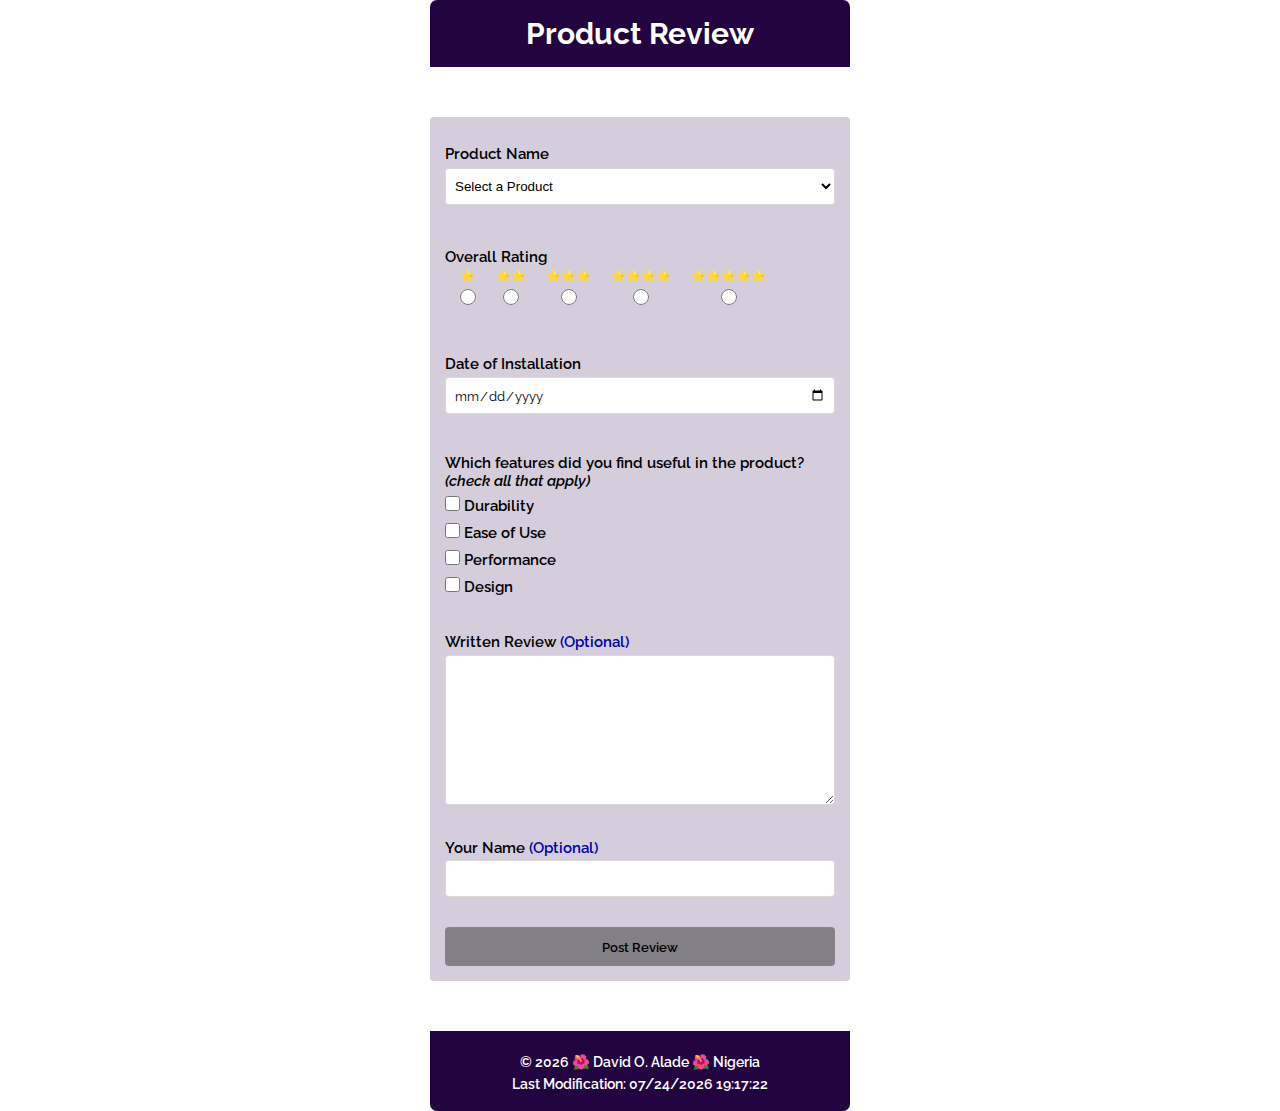
<file: form.html>
<!DOCTYPE html>
<html lang="en">

<head>
    <meta charset="UTF-8">
    <meta name="viewport" content="width=device-width, initial-scale=1.0">
    <meta name="author" content="David O. Alade">
    <meta name="description" content="designing a form">
    <title>Product Review</title>


    <link rel="preconnect" href="https://fonts.googleapis.com">
    <link rel="preconnect" href="https://fonts.gstatic.com" crossorigin>
    <link href="https://fonts.googleapis.com/css2?family=Raleway:ital,wght@0,100..900;1,100..900&display=swap" rel="stylesheet">

    <link rel="stylesheet" href="styles/form.css" media="screen">
    <script src="scripts/form.js" defer></script>

</head>

<body>
    <header>
        <h1>Product Review</h1>
    </header>

    <main>
        <form method="get" action="review.html" id="form-container">
        
            <div class="pro-name">
                <label>
                    Product Name
                    <select id="productName" name="ProdName" required>
                        <option disabled selected value="">Select a Product</option>
                        <!-- add more through javascript  -->
                    </select>
                </label>
            </div>

            <div class="star-container">
                <label class="O-rating">Overall Rating</label>

                <div class="starS-cont">
                
                    <div class="starSymbol">
                        <label> ⭐ 
                            <input type="radio" name="radioB" id="oneStar" required> 
                        </label>
                    </div>

                    <div class="starSymbol">
                        <label> ⭐⭐<input type="radio" name="radioB" id="twoStar" required> </label>
                    </div>

                    <div class="starSymbol">
                        <label> ⭐⭐⭐ <input type="radio" name="radioB" id="threeStar" required> </label>
                    </div>

                    <div class="starSymbol">
                        <label> ⭐⭐⭐⭐ <input type="radio" name="radioB" id="fourStar" required> </label>
                    </div>

                    <div class="starSymbol">
                        <label>⭐⭐⭐⭐⭐<input type="radio" name="radioB" id="fiveStar" required> </label>
                    </div>

                </div>
              
            </div>

            <div class="date-install">
                <label>Date of Installation 
                    <input type="date" name="dateSelection" id="Date" required> 
                </label>
            </div>


            <div class="feature">
                <div>
                    <label>Which features did you find useful in the product?<br>
                    <i>(check all that apply)</i>
                    </label>
                </div>

                <label>
                <input type="checkbox" name="checkbox" id="checkbox1" value="Durability"> Durability
                </label>

                <label>
                    <input type="checkbox" name="checkbox" id="checkbox2" value="Ease of Use"> Ease of Use
                </label>

                <label>
                    <input type="checkbox" name="checkbox" id="checkbox3" value="Performance"> Performance
                </label>

                <label>
                    <input type="checkbox" name="checkbox" id="checkbox4" value="Design"> Design
                </label>
                <!-- </label> -->
            </div>


            <div class="review">
                <label>Written Review <span>(Optional)</span>
                    <textarea name="review" id="constReview"></textarea>
                </label>
            </div>


            <div class="yourName">
                <label>Your Name <span>(Optional)</span>
                    <input type="text" name="customerName" id="custName">
                </label>
            </div>

            <div class="button-cont">
                <input type="submit" name="submit" id="button" value="Post Review">
            </div>

        </form>
    </main>

    <footer>
        <div class="foot-nav">
            <p>&copy; <span id="currentyear"></span> 🌺 David O. Alade 🌺 Nigeria</p>
            <p id="lastmodified"></p>
        </div>
    </footer>

</body>

</html>
</file>
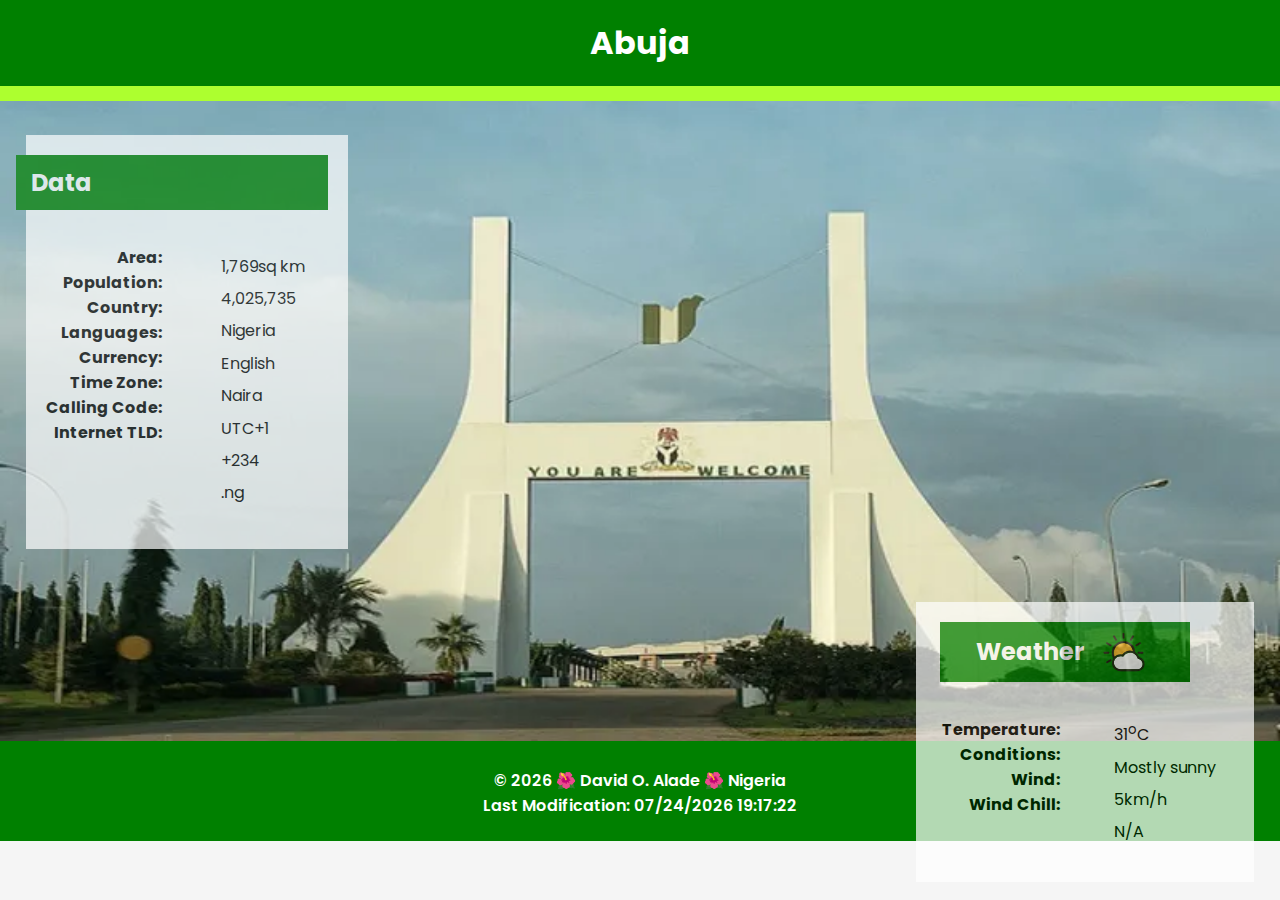
<file: place.html>
<!DOCTYPE html>
<html lang="en">

<head>
    <meta charset="UTF-8" />
    <meta name="viewport" content="width=device-width, initial-scale=1.0">
    <meta name="author" content="David O. Alade">
    <meta name="description"
        content="a brief insiight about Abuja such as its weather conditions and notable information about the city.">
    <title>About Abuja</title>

    <link rel="stylesheet" href="styles/place.css">
    <link rel="preconnect" href="https://fonts.googleapis.com/">
    <link rel="preconnect" href="https://fonts.gstatic.com/" crossorigin>
    <link href="https://fonts.googleapis.com/css2?family=Poppins:wght@300&display=swap" rel="stylesheet">
    <script src="scripts/place.js" defer></script>
</head>

<body>
    <header class="abj">
        <h1>Abuja</h1>
    </header>

    <div class="space-top"></div>

    <main>
        <picture class="abj-pic">
            <source srcset="images/abuja-city-gate-large.webp" media="(min-width: 1300px)">
            <source srcset="images/abuja-city-gate-medium.webp" media="(min-width: 800px)">
            <source srcset="images/abuja-city-gate-small.webp" media="(min-width: 600px)">
            <img src="images/abuja-city-gate-vertical.webp" alt="Abuja City Gate" width="300" height="336">
        </picture>

        <div class="space-between"></div>

        <div class="tab1">
            <h2 class="data" title="Abuja">Data</h2>

            <ul class="key" style="list-style: none; padding-left: 0">
                <li><strong>Area:</strong></li>
                <li><strong>Population:</strong></li>
                <li><strong>Country:</strong></li>
                <li><strong>Languages:</strong></li>
                <li><strong>Currency:</strong></li>
                <li><strong>Time Zone:</strong></li>
                <li><strong>Calling Code:</strong></li>
                <li><strong>Internet TLD:</strong></li>
            </ul>

            <ul class="value" style="list-style: none; padding-left: 0">
                <li>1,769sq km</li>
                <li>4,025,735</li>
                <li>Nigeria</li>
                <li>English</li>
                <li>Naira</li>
                <li>UTC+1</li>
                <li>+234</li>
                <li>.ng</li>
            </ul>
        </div>

        <hr style="border-color: rgb(238, 255, 213)" />



        <div class="tab2">
            <!-- Weather Icon -->

            <div class="weather-icon">

                <div class="weatherIcon">
                    <h2 class="weather">Weather</h2>
                    <img src="images/1530391_weather_clouds_sun_sunny_icon.svg" alt="Sunshine" style="width: 60px; height: 60px;">
                </div>

            </div>
            <!-- Weather Icon Ended -->

            <ul class="key" style="list-style: none; padding-left: 0">
                <li><strong>Temperature:</strong></li>
                <li><strong>Conditions:</strong></li>
                <li><strong>Wind:</strong></li>
                <li><strong>Wind Chill:</strong></li>
            </ul>

            <ul class="value-li" style="list-style: none; padding-left: 0">
                <li>31<sup>o</sup>C</li>
                <li>Mostly sunny</li>
                <li>5km/h</li>
                <li id="windChill"><sup>o</sup>C</li>
            </ul>
        </div>
    </main>



    <footer>
        <div class="foot-nav">
            <p>&copy; <span id="currentyear"></span> 🌺 David O. Alade 🌺 Nigeria</p>
            <p id="lastmodified"></p>
        </div>
    </footer>
</body>

</html>
</file>
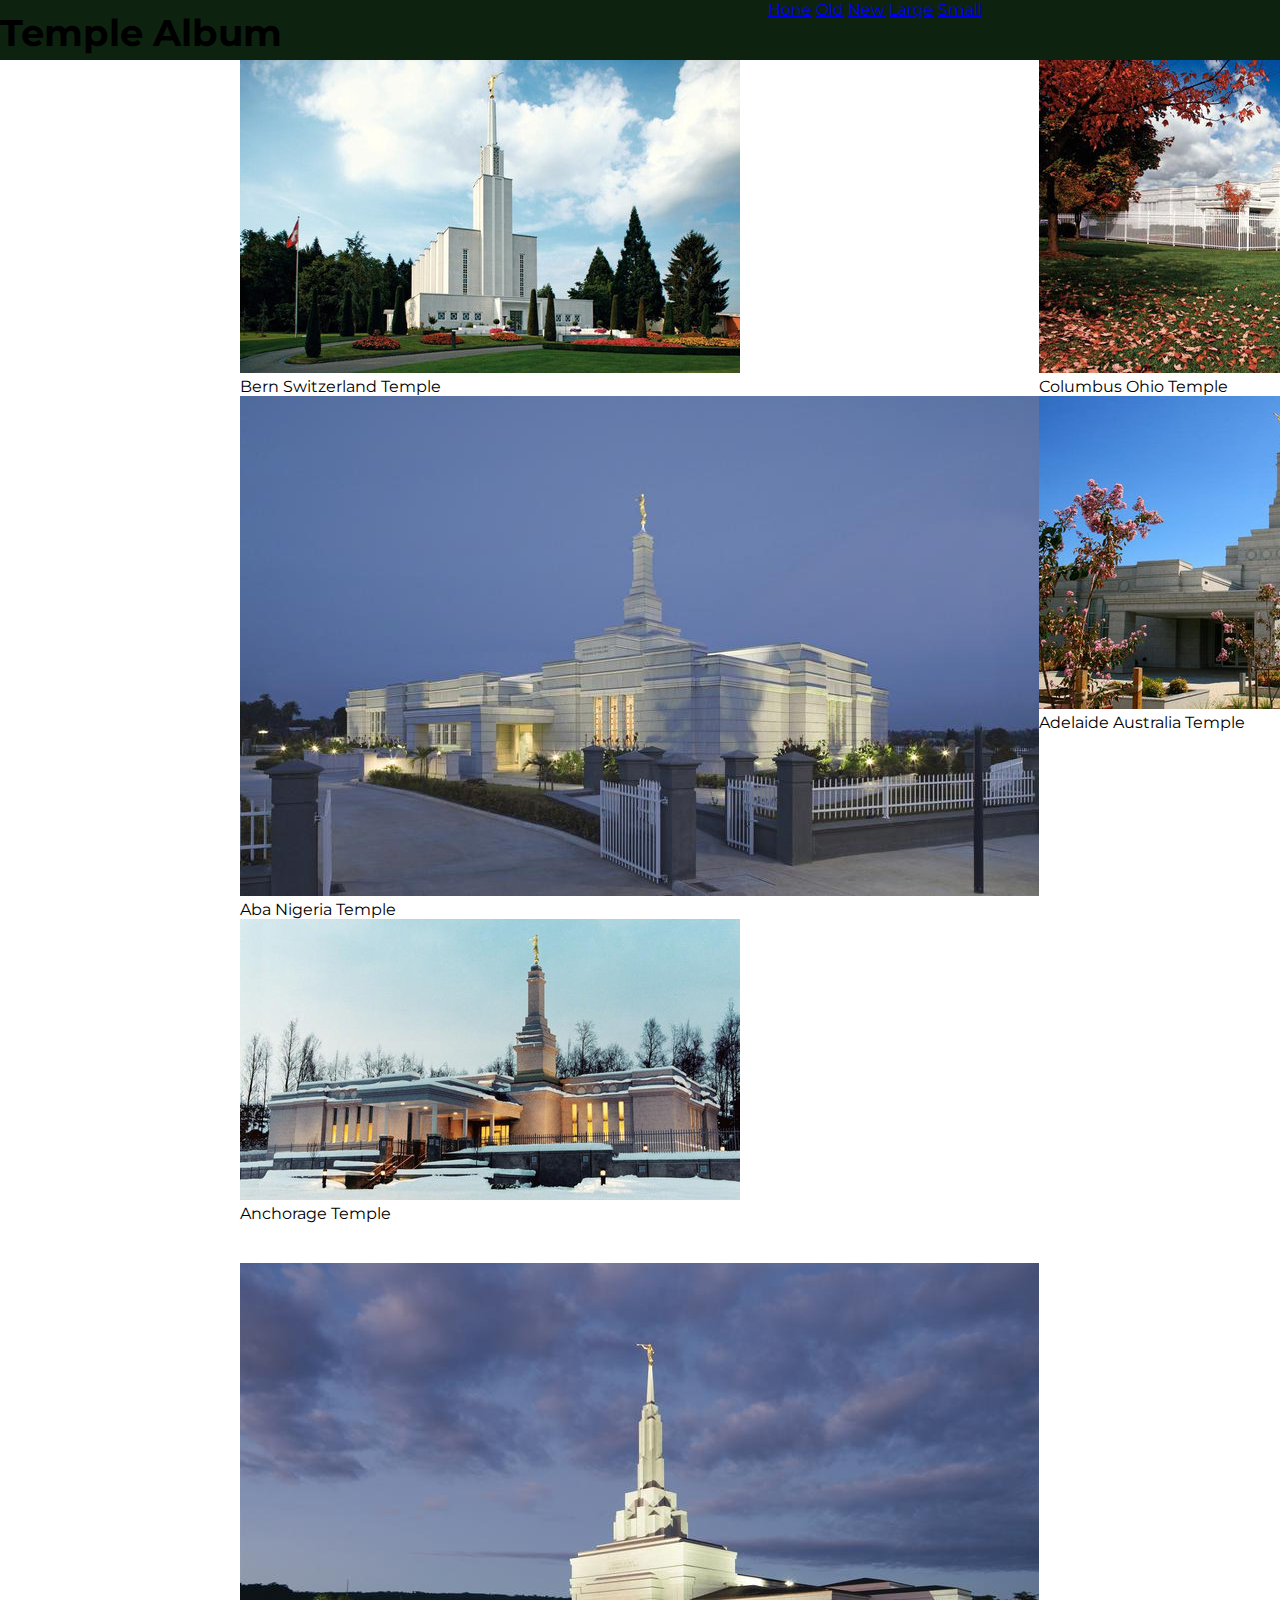
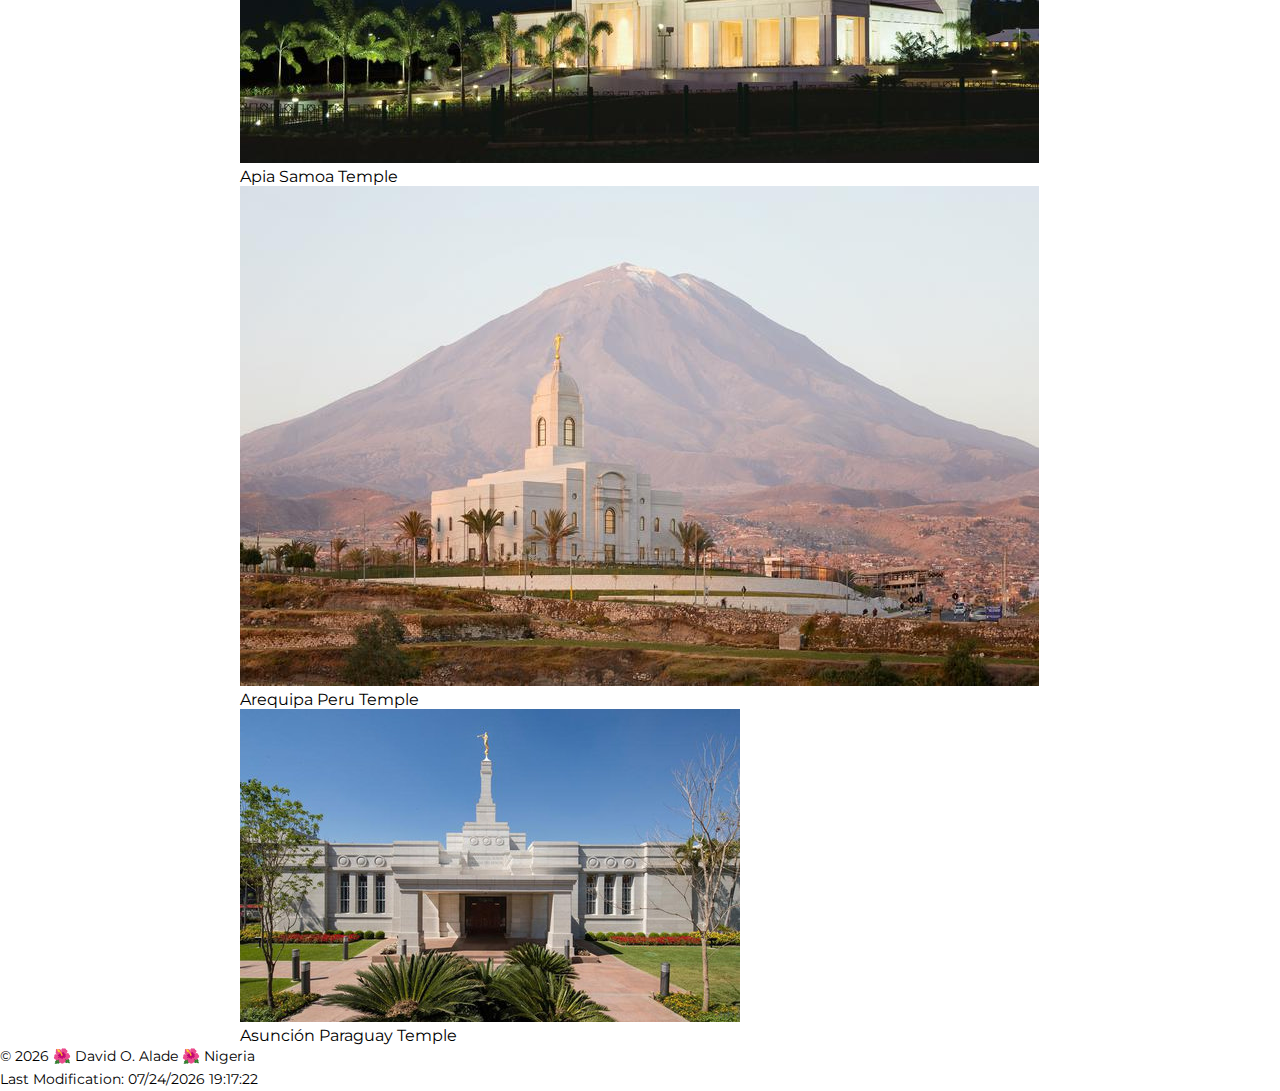
<file: temple.html>
<!DOCTYPE html>
<html lang="en">
    <head>
        <meta charset="UTF-8">
        <meta name="viewport" content="width=device-width, initial-scale=1.0">
        <meta name="author" content="David Alade" />
        <meta name="description" content="a gallery of different temples around the world"/>
        <title>Temple Album</title>

        <link rel="preconnect" href="https://fonts.googleapis.com/">
        <link rel="preconnect" href="https://fonts.gstatic.com/" crossorigin>
        
        
        <script src="scripts/temples.js" defer></script>
        <link rel="stylesheet" href="styles/temples-large.css"/>
        <link rel="stylesheet" href="styles/temples.css">

    </head>

    <body>

        <header>
            <div class="nav-holder">
                <h1 class="left-nav">Temple Album</h1>
                <div id="menu" href="#"></div>
            </div>

            <nav>
                <a href="#">Hone</a>
                <a href="#">Old</a>
                <a href="#">New</a>
                <a href="#">Large</a>
                <a href="#">Small</a>
            </nav>
        </header>

        <main>
            <h2 class="home"Home></h2>
            <div class="pic-grid">
                <div class="pic">
                    <figure>
                        <img fetchpriority="high" src="images/Bern-Switzerland-Temple.jpg" alt="Bern Switzerland Temple">
                        <figcaption>Bern Switzerland Temple</figcaption>
                    </figure>
                </div>

                <div class="pic">
                    <figure>
                        <img src="images/Columbus-Ohio-Temple.jpg" alt="Columbus Ohio Temple">
                        <figcaption>Columbus Ohio Temple</figcaption>
                    </figure>
                </div>

                <div class="pic">
                    <figure>
                        <img src="images/Dallas-Texas-Temple.jpg" alt="Dallas Texas Temple">
                        <figcaption>Dallas Texas Temple</figcaption>
                    </figure>
                </div>

                <div class="pic">
                    <figure>
                        <img src="images/Aba-Nigeria-Temple.jpg" alt="Aba Nigeria Temple">
                        <figcaption>Aba Nigeria Temple</figcaption>
                    </figure>
                </div>

                <div class="pic">
                    <figure>
                        <img src="images/Adelaide-Australia-Temple.jpg" alt="Adelaide Australia Temple">
                        <figcaption>Adelaide Australia Temple</figcaption>
                    </figure>
                </div>

                div class="pic">
                <figure>
                    <img src="images/Anchorage-Temple.jpg" alt="Anchorage Temple">
                    <figcaption>Anchorage Temple</figcaption>
                </figure>
            </div>

            <div class="pic">
                <figure>
                    <img src="images/Apia-Samoa-Temple.jpg" alt="Apia Samoa Temple">
                    <figcaption>Apia Samoa Temple</figcaption>
                </figure>
            </div>

            <div class="pic">
                <figure>
                    <img src="images/Arequipa-Peru-Temple.jpeg" alt="Arequipa Peru Temple">
                    <figcaption>Arequipa Peru Temple</figcaption>
                </figure>
            </div>

            <div class="pic">
                <figure>
                    <img src="images/Asunción-Paraguay-Temple.jpeg" alt="Asunción Paraguay Temple">
                    <figcaption>Asunción Paraguay Temple</figcaption>
                </figure>
            </div>

            </div>
        </main>

        <footer>
            <div class="foot-nav">
                <p>
                    &copy; <span id="currentyear"></span> 🌺 David O. Alade 🌺 Nigeria
                </p>
                <p id="lastmodified"></p>
            </div>
        </footer>

    </body>

</html>
</file>
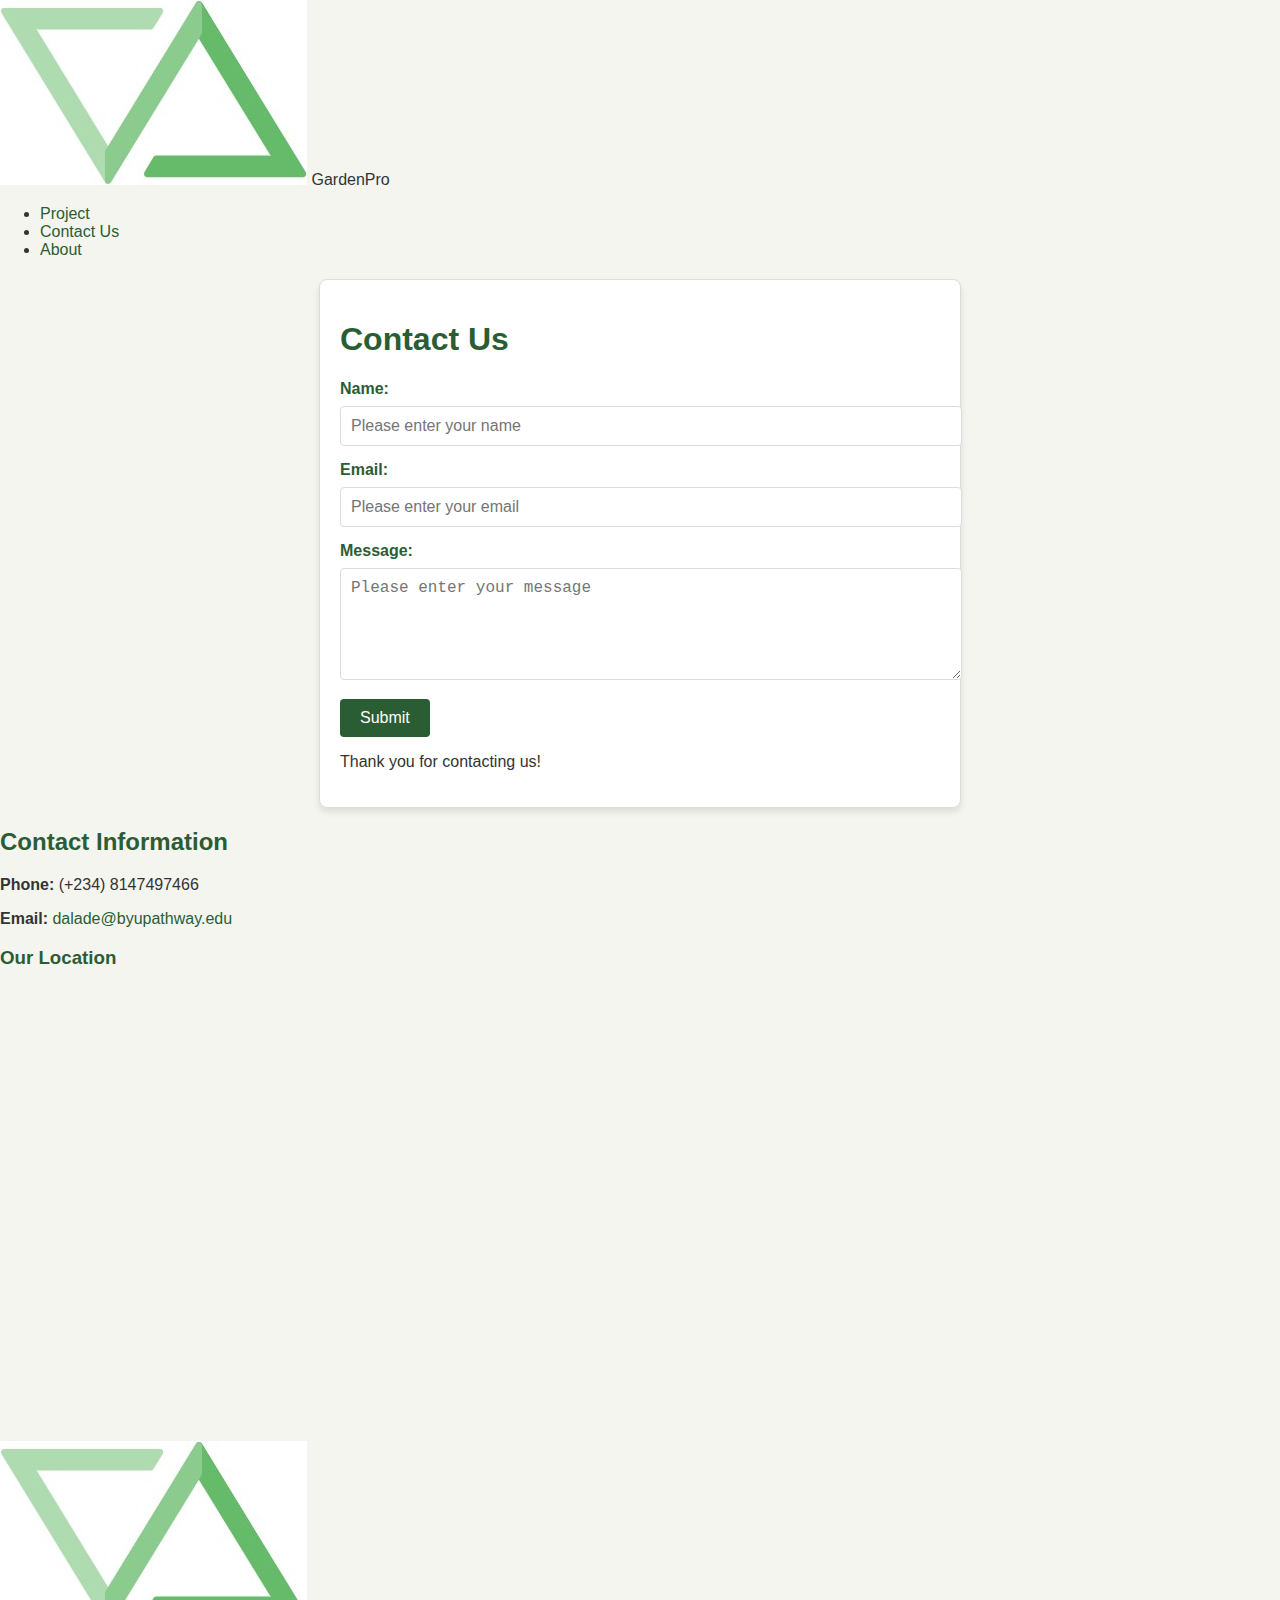
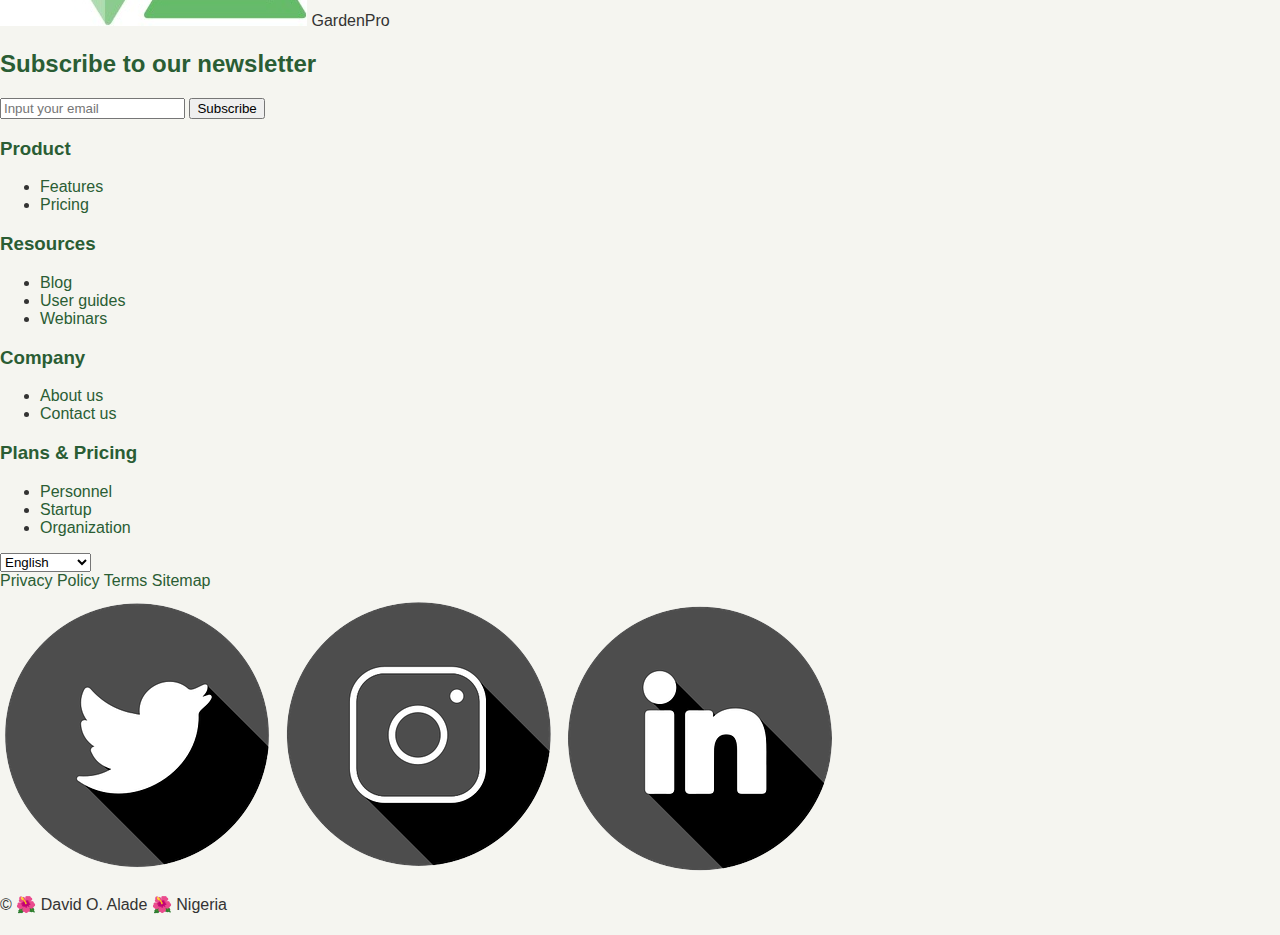
<file: Project/Contact-Us.html>
<!DOCTYPE html>
<html lang="en">
<head>
    <meta charset="UTF-8">
    <meta name="viewport" content="width=device-width, initial-scale=1.0">
    <meta name="author" content="David O. Alade">
    <meta name="description" content="Contact GardenPro for all your gardening needs.">
    <meta name="Purpose" content="For more information and feedback" />
    <link rel="preconnect" href="https://fonts.googleapis.com">
    <link rel="preconnect" href="https://fonts.gstatic.com" crossorigin>
    <link href="https://fonts.googleapis.com/css2?family=Raleway:ital,wght@0,100..900;1,100..900&display=swap" rel="stylesheet">
    <link rel="icon" href="images/logo.png" type="image/png" />

    <title>Contact Us - GardenPro</title>
    <link rel="stylesheet" href="styles/Contact-Us.css">
</head>
<body>
    <header>
        <div class="logo">
            <img src="images/logo.png" alt="GardenPro Logo" />
            <span class="span-text">GardenPro</span>
        </div>
        <nav class="navbar">
            <div class="hamburger">
                <span></span>
                <span></span>
                <span></span>
            </div>
            <ul class="nav-links">
                <li><a href="GardenPro.html">Project</a></li>
                <li><a href="Contact-Us.html">Contact Us</a></li>
                <li><a href="About-Me.html">About</a></li>
            </ul>
        </nav>
    </header>

    <main>
    

        <section class="contact-form">
            <h1>Contact Us</h1>
            <form id="contactForm">
                <label for="name">Name:</label>
                <input type="text" id="name" name="name" placeholder="Please enter your name" required>
        
                <label for="email">Email:</label>
                <input type="email" id="email" name="email" placeholder="Please enter your email" required>
        
                <label for="message">Message:</label>
                <textarea id="message" name="message" rows="5" placeholder="Please enter your message" required></textarea>
        
                <button type="submit">Submit</button>
            </form>
            <p id="successMessage" class="hidden">Thank you for contacting us!</p>
        </section>

        <section class="contact-information">
            <h2>Contact Information</h2>
            <p><strong>Phone:</strong> (+234) 8147497466</p>
            <p><strong>Email:</strong> <a href="mailto:dalade@byupathway.edu">dalade@byupathway.edu</a></p>
            <div class="map-container">
                <h3>Our Location</h3>
                <iframe
                    src="https://www.google.com/maps/embed?pb=!1m18!1m12!1m3!1d3153.835434509374!2d-122.41941548468132!3d37.77492927975971!2m3!1f0!2f0!3f0!3m2!1i1024!2i768!4f13.1!3m3!1m2!1s0x80858064f0e6b1b1%3A0x4c8b8b8b8b8b8b8b!2sSan%20Francisco%2C%20CA%2C%20USA!5e0!3m2!1sen!2s!4v1616161616161!5m2!1sen!2s"
                    width="600"
                    height="450"
                    style="border:0;"
                    allowfullscreen=""
                    loading="lazy">
                </iframe>
            </div>
        </section>
    </main>

    <div class="info">
        <div class="logo-container">
          <img src="images/logo.png" alt="GardenPro Logo" class="garden" />
          <span class="text">GardenPro</span>
        </div>
        <section class="newsletter-section">
          <h2>Subscribe to our newsletter</h2>
          <div class="subscription-form">
            <input type="email" placeholder="Input your email" class="email-input" />
            <button class="subscribe-button">Subscribe</button>
          </div>
        </section>
      </div>

    <footer>
        <div class="footer-container">
            <div class="footer-column">
                <h3>Product</h3>
                <ul>
                    <li><a href="#">Features</a></li>
                    <li><a href="#">Pricing</a></li>
                </ul>
            </div>
            <div class="footer-column">
                <h3>Resources</h3>
                <ul>
                    <li><a href="#">Blog</a></li>
                    <li><a href="#">User guides</a></li>
                    <li><a href="#">Webinars</a></li>
                </ul>
            </div>
            <div class="footer-column">
                <h3>Company</h3>
                <ul>
                    <li><a href="#">About us</a></li>
                    <li><a href="#">Contact us</a></li>
                </ul>
            </div>
            <div class="footer-column">
                <h3>Plans & Pricing</h3>
                <ul>
                    <li><a href="#">Personnel</a></li>
                    <li><a href="#">Startup</a></li>
                    <li><a href="#">Organization</a></li>
                </ul>
            </div>
        </div>
        <div class="footer-bottom">
            <div class="language-selection">
                <select name="language" id="language">
                    <option value="english">English</option>
                    <option value="spanish">Spanish</option>
                    <option value="italian">Italian</option>
                    <option value="portuguese">Portuguese</option>
                    <option value="french">French</option>
                </select>
            </div>
            <div class="footer-links">
                <a href="#">Privacy Policy</a>
                <a href="#">Terms</a>
                <a href="#">Sitemap</a>
            </div>
            <div class="social-media-icons">
                <a href="https://twitter.com/SonofGod447437/">
                    <img src="images/twitter-icon.png" alt="Twitter Icon" />
                </a>
                <a href="https://www.instagram.com/davidicgrace1/">
                    <img src="images/instagram-icon.png" alt="Instagram Icon" />
                </a>
                <a href="https://linkedin.com/in/davidalade01/">
                    <img src="images/linkedin-icon.png" alt="LinkedIn Icon" />
                </a>
            </div>
            <div class="copyright">
                <p>&copy; <span id="currentyear"></span> 🌺 David O. Alade 🌺 Nigeria</p>
                <div class="id">
                    <p id="lastmodified"></p>
                </div>
            </div>
        </div>
    </footer>
</body>
</html>
</file>
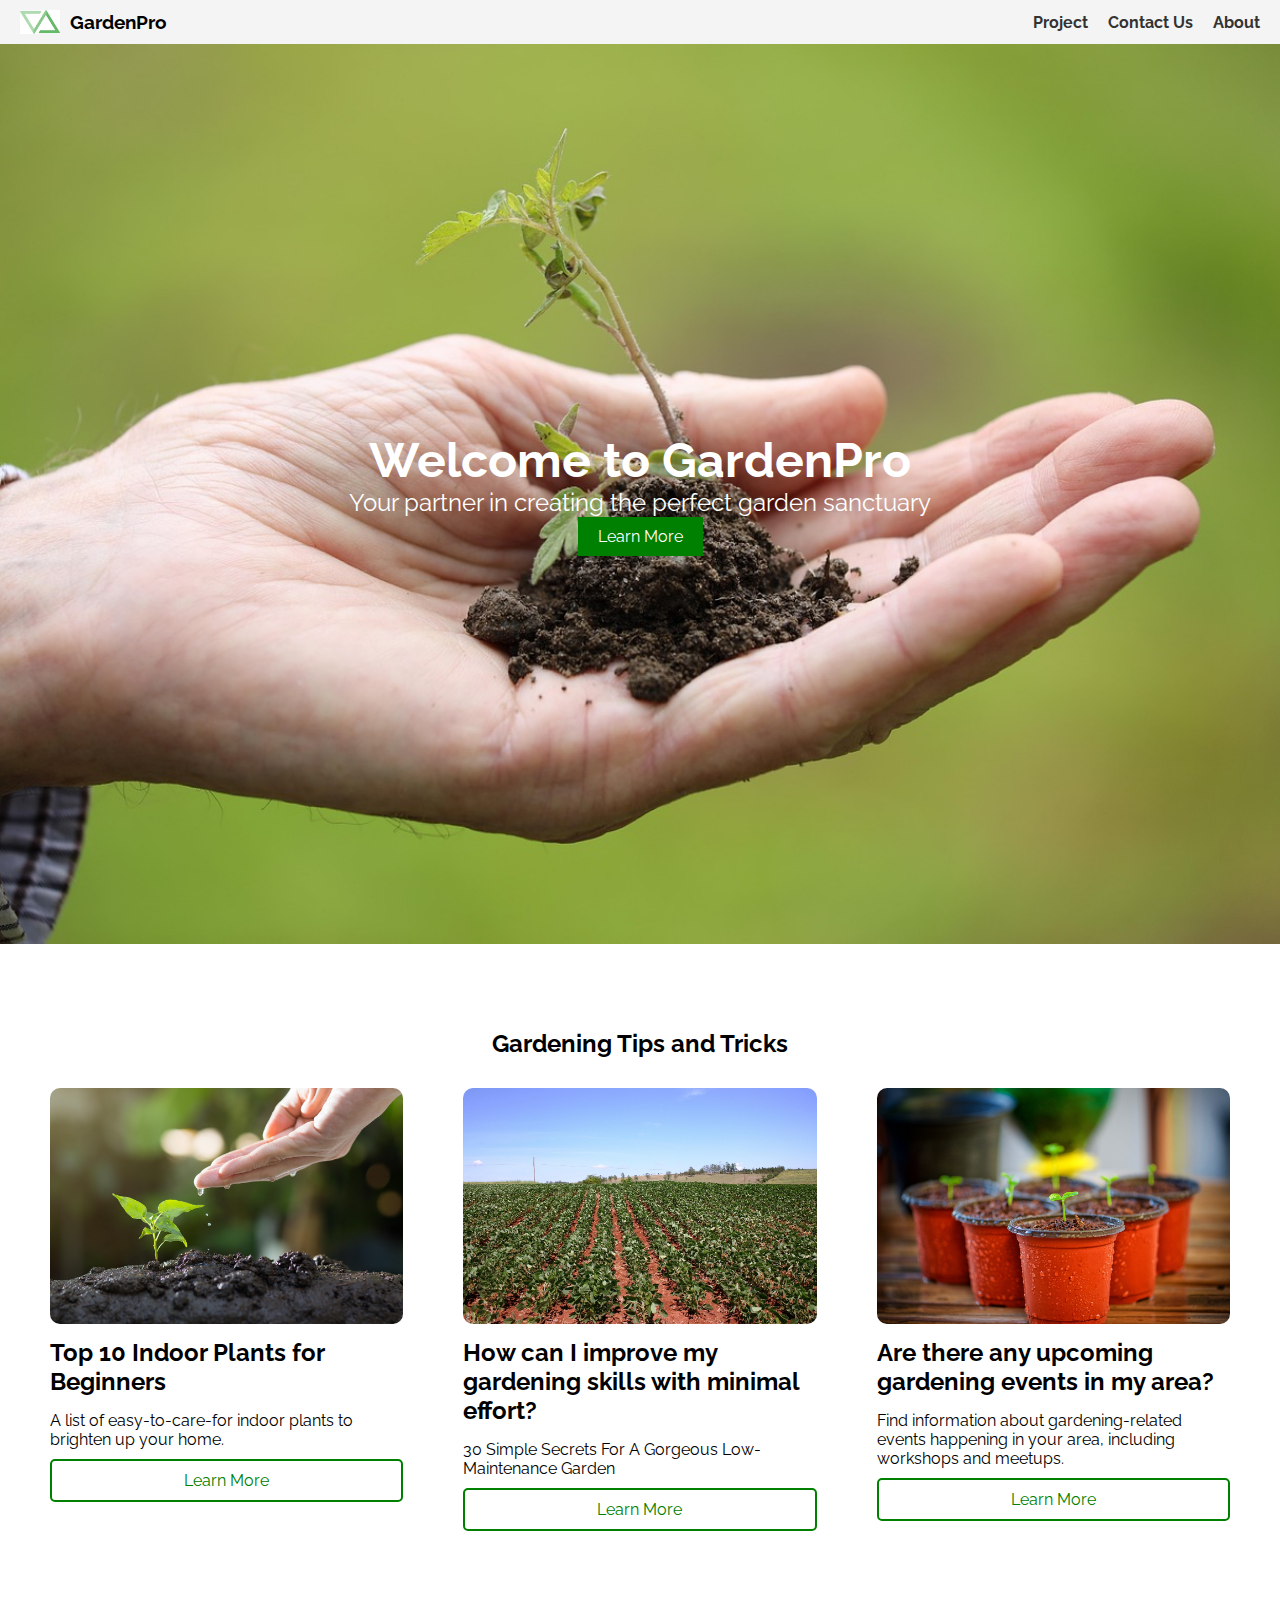
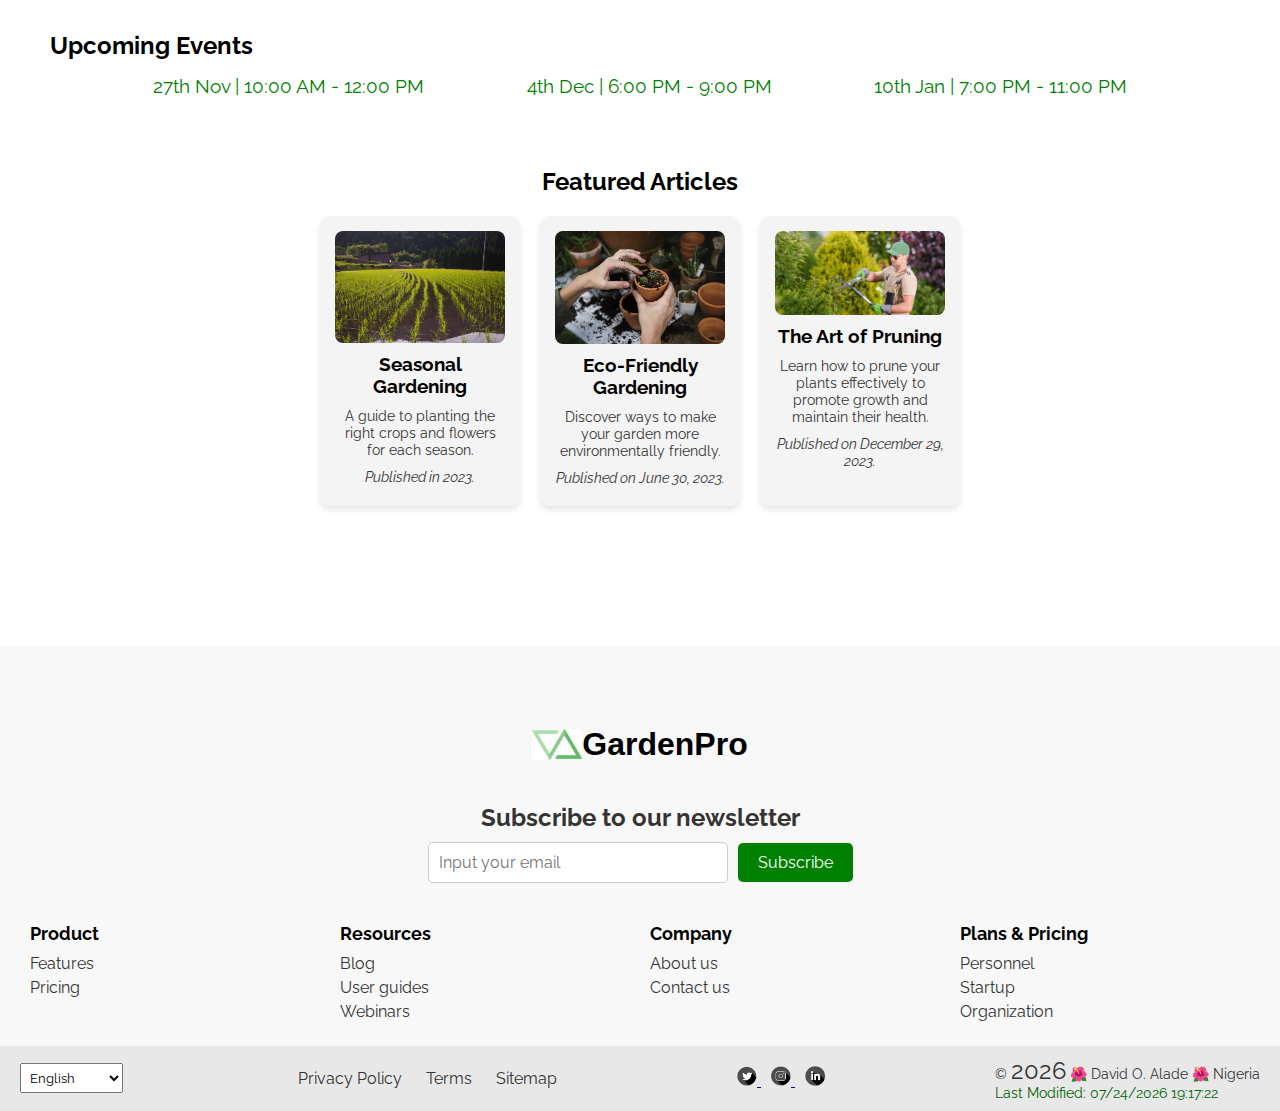
<file: Project/GardenPro.html>
<!DOCTYPE html>
<html lang="en">
  <head>
    <meta charset="UTF-8" />
    <meta name="viewport" content="width=device-width, initial-scale=1.0" />
    <meta name="author" content="David O. Alade">
    <meta name="description" content="GardenPro, Helping users create the perfect garden sanctuary">
    <meta name="Purpose" content="Provide gardening tips, event information, and articles to help users improve their gardening skills" />
    <title>GardenPro</title>

    <link rel="preconnect" href="https://fonts.googleapis.com">
    <link rel="preconnect" href="https://fonts.gstatic.com" crossorigin>
    <link href="https://fonts.googleapis.com/css2?family=Raleway:ital,wght@0,100..900;1,100..900&display=swap" rel="stylesheet">
    <link rel="icon" href="images/logo.png" type="image/png" />

    
    <link rel="stylesheet" href="styles/GardenPro.css" />
    <script src="scripts/GardenPro.js" defer></script>
  </head>
  <body>
    <header>
      <div class="logo">
        <img src="images/logo.png" alt="GardenPro Logo" />
        <span class="span-text">GardenPro</span>
      </div>
    
      <nav class="navbar">
        <div class="hamburger">
          <span></span>
          <span></span>
          <span></span>
        </div>
        <ul class="nav-links">
          <li><a href="GardenPro.html">Project</a></li>
          <li><a href="Contact-Me.html">Contact Us</a></li>
          <li><a href="About-Me.html">About</a></li>
        </ul>
      </nav>
    </header>

    <main class="hero-section">
      <div class="hero-images">
        <img src="images/hero1.jpg" alt="Hero Image 1" />
        <img src="images/Plant.jpg" alt="Hero Image 2" />
        <img src="images/garden2.jpg" alt="Hero Image 3" />
        <img src="images/garden4.jpg" alt="Hero Image 4" />
      </div>
      <div class="hero-content">
        <h1>Welcome to GardenPro</h1>
        <p>Your partner in creating the perfect garden sanctuary</p>
        <button class="learn-more-btn">Learn More</button>
      </div>
    </main>

    <section class="tips-section">
      <h2>Gardening Tips and Tricks</h2>
      <div class="tips-cards">
        <div class="card">
          <img src="images/plant-properly.jpg" alt="Planting Properly" />
          <h3>Top 10 Indoor Plants for Beginners</h3>
          <p>A list of easy-to-care-for indoor plants to brighten up your home.</p>
          <button class="learn-more-btn"><a href="https://www.thespruce.com/the-best-houseplants-for-beginners-4767423">Learn More</a></button>
        </div>
        <div class="card">
          <img src="images/composite-basics.jpg" alt="Compost Basics" />
          <h3>How can I improve my gardening skills with minimal effort?</h3>
          <p>30 Simple Secrets For A Gorgeous Low-Maintenance Garden</p>
          <button class="learn-more-btn"><a href="https://positivebloom.com/simple-secrets-for-a-gorgeous-low-maintenance-garden/">Learn More</a></button>
        </div>
        <div class="card">
          <img src="images/companion-plants.jpg" alt="Companion Plants" />
          <h3>Are there any upcoming gardening events in my area?</h3>
          <p>Find information about gardening-related events happening in your area, including workshops and meetups.</p>
          <button class="learn-more-btn"><a href="https://allevents.in/abuja/gardening">Learn More</a></button>
        </div>
      </div>
    </section>

    <section class="events-section">
      <h2>Upcoming Events</h2>
      <ul class="events-list">
        <li>27th Nov | 10:00 AM - 12:00 PM</li>
        <li>4th Dec | 6:00 PM - 9:00 PM</li>
        <li>10th Jan | 7:00 PM - 11:00 PM</li>
      </ul>
    </section>

    <section class="articles-section">
      <h2>Featured Articles</h2>
      <div class="articles-cards">
        <div class="article-card">
          <img src="images/season.jpg" alt="Mountain Escape" />
          <h3><a href="https://gardening.guru/insight/seasonal-gardening-tips-for-every-climate/">Seasonal Gardening</a></h3>
          <p>A guide to planting the right crops and flowers for each season.</p>
          <p class="text-italic">Published in 2023.</p>
        </div>
        <div class="article-card">
          <img src="images/ecology.jpg" alt="Cafe Culture" />
          <h3><a href="https://blueandgreentomorrow.com/features/omprehensive-guide-designing-eco-friendly-garden/">Eco-Friendly Gardening</a></h3>
          <p>Discover ways to make your garden more environmentally friendly.</p>
          <p class="text-italic">Published on June 30, 2023.</p>
        </div>
        <div class="article-card">
          <img src="images/Pruning.jpg" alt="City Lights" />
          <h3><a href="https://verdenook.com/articles/the-art-of-pruning-a-comprehensive-guide-for-home-gardeners/">The Art of Pruning</a></h3>
          <p>Learn how to prune your plants effectively to promote growth and maintain their health.</p>
          <p class="text-italic">Published on December 29, 2023.</p>
        </div>
      </div>
    </section>

    <div class="info">
      <div class="logo-container">
        <img src="images/logo.png" alt="GardenPro Logo" class="garden" />
        <span class="text">GardenPro</span>
      </div>
      <section class="newsletter-section">
        <h2>Subscribe to our newsletter</h2>
        <div class="subscription-form">
          <input type="email" placeholder="Input your email" class="email-input" />
          <button class="subscribe-button">Subscribe</button>
        </div>
      </section>
    </div>

    <footer>
      <div class="footer-container">
        <div class="footer-column">
          <h3>Product</h3>
          <ul>
            <li><a href="#">Features</a></li>
            <li><a href="#">Pricing</a></li>
          </ul>
        </div>
        <div class="footer-column">
          <h3>Resources</h3>
          <ul>
            <li><a href="#">Blog</a></li>
            <li><a href="#">User guides</a></li>
            <li><a href="#">Webinars</a></li>
          </ul>
        </div>
        <div class="footer-column">
          <h3>Company</h3>
          <ul>
            <li><a href="#">About us</a></li>
            <li><a href="#">Contact us</a></li>
          </ul>
        </div>
        <div class="footer-column">
          <h3>Plans & Pricing</h3>
          <ul>
            <li><a href="#">Personnel</a></li>
            <li><a href="#">Startup</a></li>
            <li><a href="#">Organization</a></li>
          </ul>
        </div>
      </div>
      <div class="footer-bottom">
        <div class="language-selection">
          <select name="language" id="language">
            <option value="english">English</option>
            <option value="spanish">Spanish</option>
            <option value="italian">Italian</option>
            <option value="portuguese">Portuguese</option>
            <option value="french">French</option>
          </select>
        </div>
        <div class="footer-links">
          <a href="#">Privacy Policy</a>
          <a href="#">Terms</a>
          <a href="#">Sitemap</a>
        </div>
        <div class="social-media-icons">
          <a href="https://twitter.com/SonofGod447437/">
            <img src="images/twitter-icon.png" alt="Twitter Icon" />
          </a>
          <a href="https://www.instagram.com/davidicgrace1/">
            <img src="images/instagram-icon.png" alt="Instagram Icon" />
          </a>
          <a href="https://linkedin.com/in/davidalade01/">
            <img src="images/linkedin-icon.png" alt="LinkedIn Icon" />
          </a>
        </div>
        <div class="copyright">
          <p>
            &copy; <span id="currentyear"></span> 🌺 David O. Alade 🌺 Nigeria
          </p>
          <div class="id">
            <p id="lastmodified"></p>
          </div>
        </div>
      </div>
    </footer>  
  </body>
</html>
</file>
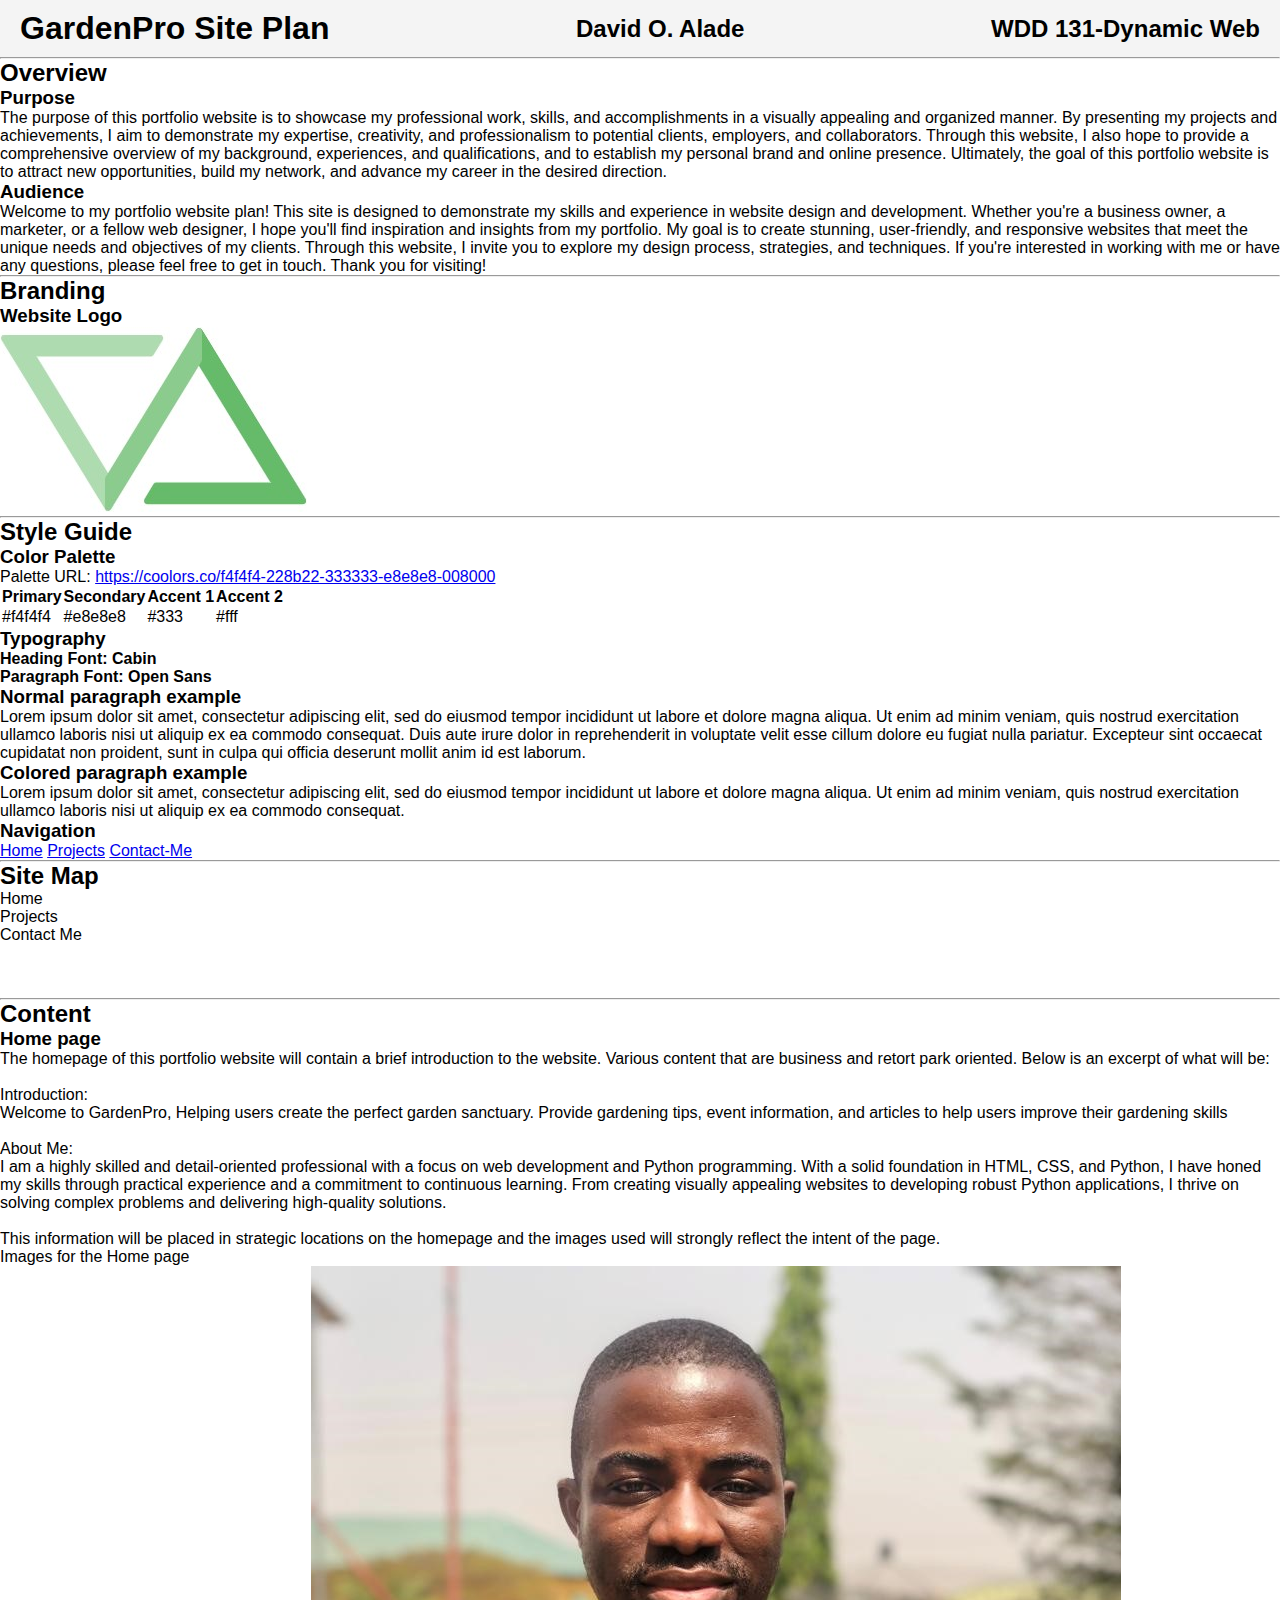
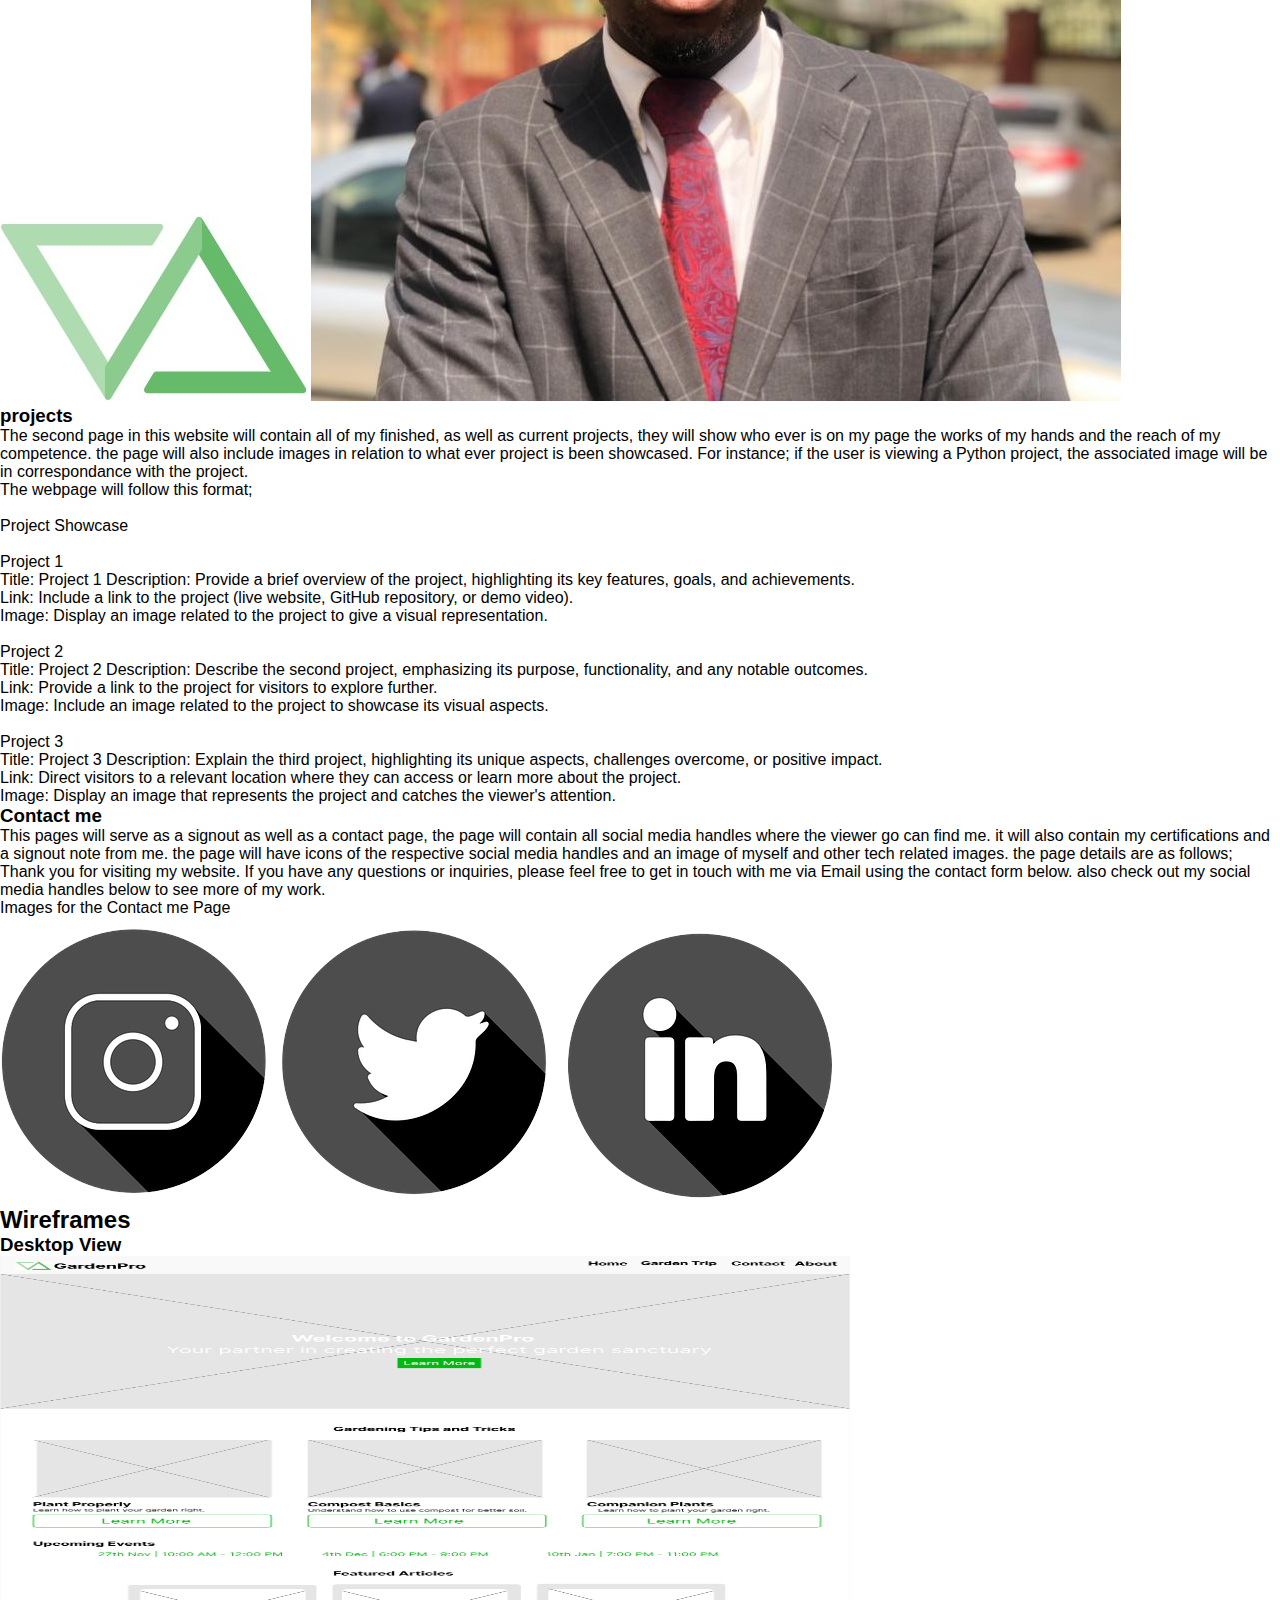
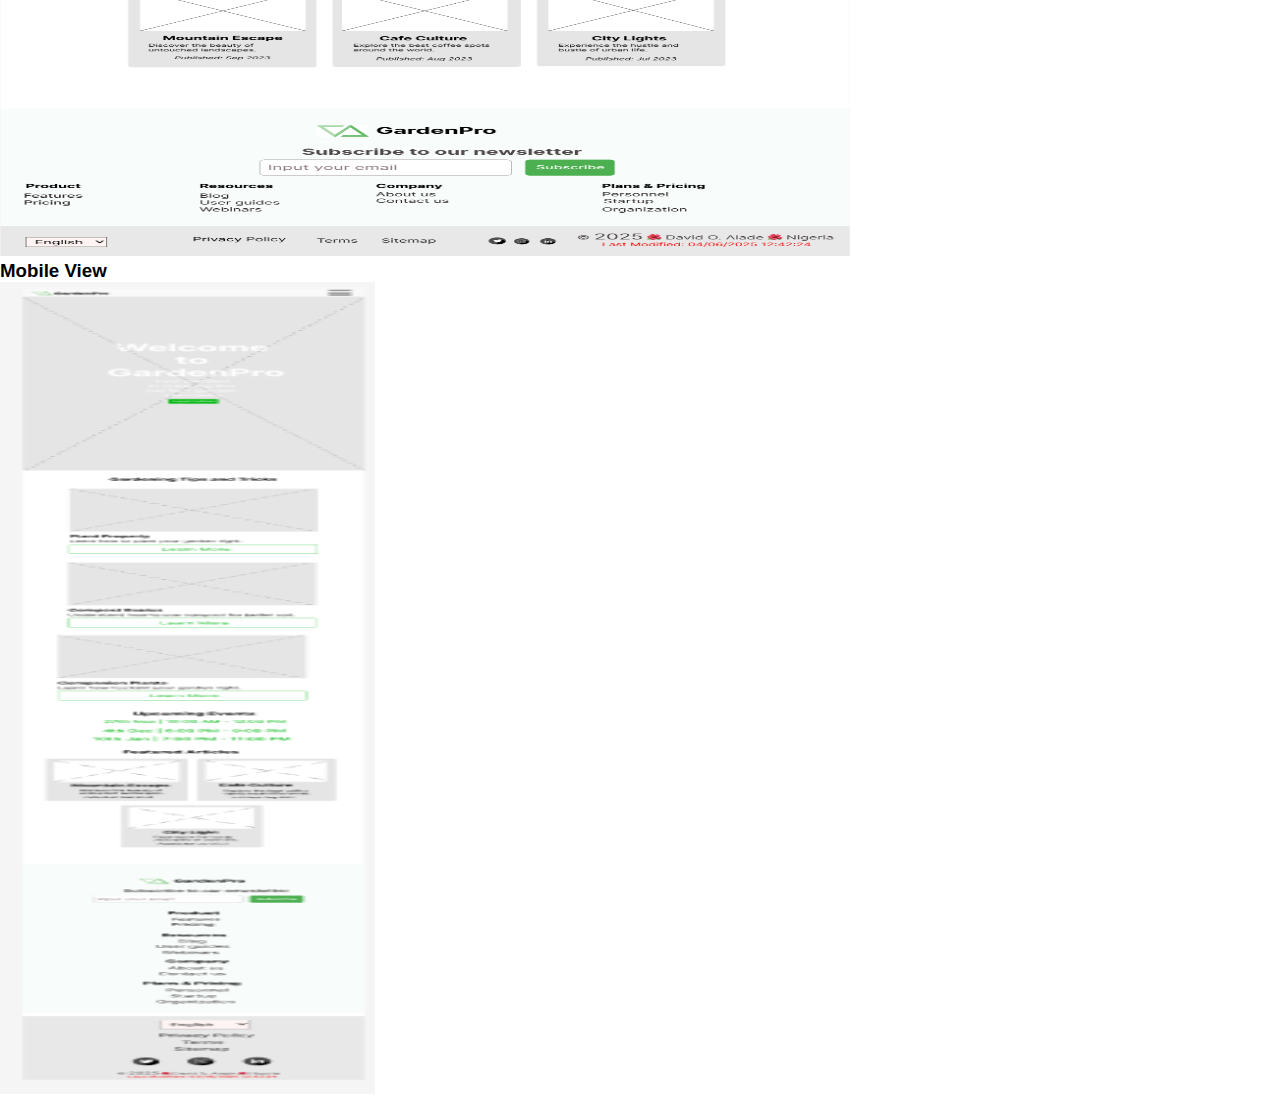
<file: Project/siteplan.html>
<!DOCTYPE html>
<html lang="en-us">
    
  <head>
    <meta charset="utf-8">
    <title>Site Plan</title>
    <link type="text/css" rel="stylesheet" href="styles/siteplan.css">
  </head>

  <body>
    <header>
      <h1>GardenPro Site Plan</h1>
      <h2>David O. Alade</h2>
      <h2>WDD 131-Dynamic Web</h2>
      <!-- In the header above, add the name or your site, your name and class number. For example if you are in section 3 you would put WDD 130.03 -->
    </header>
    <main>

      <!-- ------------------------Steps 2-3------------------------------ -->
      <hr>
      <h2>Overview</h2>
      <h3>Purpose</h3>
      <p>The purpose of this portfolio website is to showcase my professional work, skills, and accomplishments in a visually appealing and organized manner. By presenting my projects and achievements, I aim to demonstrate my expertise, creativity, and professionalism to potential clients, employers, and collaborators. Through this website, I also hope to provide a comprehensive overview of my background, experiences, and qualifications, and to establish my personal brand and online presence. Ultimately, the goal of this portfolio website is to attract new opportunities, build my network, and advance my career in the desired direction.</p>  <!-- change this -->


      <h3>Audience</h3>
      <p>Welcome to my portfolio website plan! This site is designed to demonstrate my skills and experience in website design and development. Whether you're a business owner, a marketer, or a fellow web designer, I hope you'll find inspiration and insights from my portfolio. My goal is to create stunning, user-friendly, and responsive websites that meet the unique needs and objectives of my clients. Through this website, I invite you to explore my design process, strategies, and techniques. If you're interested in working with me or have any questions, please feel free to get in touch. Thank you for visiting!</p>  <!-- change this -->

      <hr>
      <h2>Branding</h2>
      <h3>Website Logo</h3>
      <!-- Replace this with some sort of logo for your site.  A logo can be as simple as the name of your site in a nice font :) -->
      <img src="images/logo.png" alt="Logo image">
      <hr>
      <h2>
        Style Guide
      </h2>

      <!-- ------------------------Steps 4-8------------------------------ -->

      <h3>
        Color Palette
      </h3>
      <!--  The colors you choose for a website are one of the most important decisions you will make. Follow the instructions on the activity in iLearn then return and replace the color codes below with the hex color codes (the 6 digit numbers that show at the bottom of each color) for the colors you have chosen below.  You should have at least 2 colors but do not have to fill in all 4 if you do not need them.  -->

      <!-- Copy and paste the URL to your finished palette below Make sure to paste it into both spots -->
      Palette URL: <a href=https://coolors.co/f4f4f4-228b22-333333-e8e8e8-008000 target="_blank">https://coolors.co/f4f4f4-228b22-333333-e8e8e8-008000</a>


      <table class="colors">
        <tr><th>Primary</th><th>Secondary</th><th>Accent 1</th><th>Accent 2</th></tr>
        <!-- Replace the numbers in the boxes below with your hex color codes. Then switch to the site-plan.css file and change your colors there as well. -->
        <tr><td class="primary">#f4f4f4</td><td class="secondary">#e8e8e8</td><td class="accent1">#333</td><td class="accent2">#fff</td></tr>
      </table>

      <!-- ------------------------Step 9------------------------------ -->

      <h3>
        Typography
      </h3>
      <!-- Choose a font for your paragraphs (body copy) and headlines. What font(s) have you chosen? Why did you choose what you did?  Make sure to review the list of web safe fonts at W3Schools.org as a starting point.  Think also about which of your colors above you might use for background and font colors. -->

      <h4>
        Heading Font: Cabin <!-- change this -->
      </h4>
      <h4>
        Paragraph Font: Open Sans  <!-- change this -->
      </h4>
      <h3>
        Normal paragraph example
      </h3>
      <p>
        Lorem ipsum dolor sit amet, consectetur adipiscing elit, sed do eiusmod tempor incididunt ut labore et dolore magna aliqua. Ut enim ad minim veniam, quis nostrud exercitation ullamco laboris nisi ut aliquip ex ea commodo consequat. Duis aute irure dolor in reprehenderit in voluptate velit esse cillum dolore eu fugiat nulla pariatur. Excepteur sint occaecat cupidatat non proident, sunt in culpa qui officia deserunt mollit anim id est laborum.
      </p>
      <h3>
        Colored paragraph example
      </h3>
      <p class="colored">
        Lorem ipsum dolor sit amet, consectetur adipiscing elit, sed do eiusmod tempor incididunt ut labore et dolore magna aliqua. Ut enim ad minim veniam, quis nostrud exercitation ullamco laboris nisi ut aliquip ex ea commodo consequat. 
      </p>

      <!-- ------------------------Step 10------------------------------ -->

      <h3>
        Navigation
      </h3>
      <!-- Think about how you want your navigation bar to look. In the site-plan.css file change the colors to your colors to get the look you desire. --> 
      <nav>
        <a href="siteplan.html">Home</a>
        <a href="GardenPro.html">Projects</a>
        <a href="Contact-Me.html">Contact-Me</a>
      </nav>
      <hr>
      <h2>
        Site Map
      </h2>
      <div class="sitemap">
        <div class="sm-home">
          Home
        </div>
        <div class="sm-page2">
          Projects <!-- change this -->
        </div>
        <div class="sm-page3">
          Contact Me  <!-- change this -->
        </div>

        <div class="top">
          &nbsp;
        </div>
        <div class="left">
          &nbsp;
        </div>
        <div class="right">
          &nbsp;
        </div>

      </div>

      <!-- --------Content Section -------------- -->
      <hr>
      <h2>
        Content
      </h2>
      <h3>Home page</h3>
      <p class="home-page" >
        The homepage of this portfolio website will contain a brief introduction to the website. Various content that are business and retort park oriented. Below is an excerpt of what will be: <br><br>
        Introduction: <br>
        Welcome to GardenPro, Helping users create the perfect garden sanctuary. Provide gardening tips, event information, and articles to help users improve their gardening skills <br><br>
        About Me: <br>
        I am a highly skilled and detail-oriented professional with a focus on web development and Python programming. With a solid foundation in HTML, CSS, and Python, I have honed my skills through practical experience and a commitment to continuous learning. From creating visually appealing websites to developing robust Python applications, I thrive on solving complex problems and delivering high-quality solutions. <br><br>
        This information will be placed in strategic locations on the homepage and the images used will strongly reflect the intent of the page.
      </p>
      <p>Images for the Home page</p>
      <div class="homepage-image">
        <img class="img1" src="images/logo.png" alt="hero-img">
        <img class="img2" src="images/My-Photo.jpg" alt="">
      </div>
        

      </ul>
      <h3>projects</h3>
      <p class="projects">
        The second page in this website will contain all of my finished, as well as current projects, they will show who ever is on my page the works of my hands and the reach of my competence. the page will also include images in relation to what ever project is been showcased. For instance; if the user is viewing a Python project, the associated image will be in correspondance with the project. <br> The webpage will follow this format; <br><br> Project Showcase <br><br>

        Project 1 <br>
        
        Title: Project 1 Description: Provide a brief overview of the project, highlighting its key features, goals, and achievements. <br>
        Link: Include a link to the project (live website, GitHub repository, or demo video). <br>
        Image: Display an image related to the project to give a visual representation. <br><br>
        Project 2 <br>
        
        Title: Project 2
        Description: Describe the second project, emphasizing its purpose, functionality, and any notable outcomes. <br>
        Link: Provide a link to the project for visitors to explore further. <br>
        Image: Include an image related to the project to showcase its visual aspects. <br> <br>
        Project 3 <br>
        
        Title: Project 3
        Description: Explain the third project, highlighting its unique aspects, challenges overcome, or positive impact. <br>
        Link: Direct visitors to a relevant location where they can access or learn more about the project. <br>
        Image: Display an image that represents the project and catches the viewer's attention.
     

      </ul>
      <h3>Contact me</h3>
      <p class="contact-me">
        This pages will serve as a signout as well as a contact page, the page will contain all social media handles where the viewer go can find me. it will also contain my certifications and a signout note from me. the page will have icons of the respective social media handles and an image of myself and other tech related images. the page details are as follows; <br> Thank you for visiting my website. If you have any questions or inquiries, please feel free to get in touch with me via Email using the contact form below. also check out my social media handles below to see more of my work. 
      </p>
      <p class="para">Images for the Contact me Page</p>
      <div class="page3">
        <img class="img6" src="images/instagram-icon.png" alt="image for page3">
        <img class="img7" src="images/twitter-icon.png" alt="image for page3">
        <img class="img8" src="images/linkedin-icon.png" alt="image for page3">
      </div>
    
<!-- Wireframe -->
<!-- - Desktop View: Shows the layout for larger screens.
- Mobile View: Shows the layout for smaller screens. -->
    <div class="wiref-sec">

  <h2>Wireframes</h2>

  <div class="desktop">
      <h3>Desktop View</h3>
      <img src="images/Desktop.png" alt="wireframe for desktop view" width="850" height="600" loading="lazy">
  </div>

  <div class="mobile">
      <h3>Mobile View</h3>
      <img src="images/Mobile.png" alt="wireframe for mobile view" width="375" height="812" loading="lazy"> 
      <!-- https://www.figma.com/design/J2Ufxu86npFBVraziyuABG/Untitled?node-id=26-3&t=nSfnaatJ5eKbP2Uk-1 -->
  </div>
    </div>
  </main>
</body>

</html>
</file>
<file: styles/form.css>
*,
::before,
::after {
    box-sizing: border-box;
    margin: 0;
    padding: 0;
}

:root {
    --background-color: #271F2E;
    --form-background-color: #3B3442;
    --input-color: #5F5667;
    --button-color: #571995;
}

body {
    /* background-color: var(--background-color); */
    font-family: raleway, cabin, sans-serif;
    font-size: 15px;
}



/* -----------------HEADER-----------------  */

header {
    margin-bottom: 50px;
}

header h1 {
    background-color: #220540;
    color: white;
    padding: 16px;
    text-align: center;
    width: 100%;
    max-width: 420px;
    margin: 0 auto;
    border-radius: 7px 7px 0 0;

}

/* -----------------HEADER END-----------------  */



label {
    font-weight: 600;
    color: rgb(0, 0, 0);
}

input,
textarea,
select {
    border: 1px solid rgba(149, 138, 138, 0.333);
    background-color: #ffffff;
    color: rgb(0, 0, 0);
}

input:hover,
textarea:hover,
select:hover {
    background-color: #504857;
    transition: .3s ease;
}



/* -----------------MAIN-----------------  */

#form-container {
    background-color: #d5cddc;
    padding: 15px;
}

.pro-name {
    padding: 13px 0;
}

#productName {
    display: block;
    height: 37px;
    width: 100%;
    border-radius: 4px;
    padding: 5px;
    margin-top: 5px;
}

option {
    color: white;
    font-family: raleway, cabin, sans-serif;
}





.star-container {
    padding: 30px 0;
    margin: 0 auto;
    width: 100%;
}

.starS-cont {
    display: flex;
    flex-direction: row;
    gap: 20px;
    padding-left: 15px;
}

.starS-cont label {
    font-size: 12px;
}

.starS-cont input[type="radio"] {
    width: 16px;
    height: 16px;
    margin-top: 5px;
}


.starSymbol input {
    display: block;
    margin: 0 auto;

}






.date-install {
    padding: 20px 0;
}


#Date {
    display: block;
    height: 37px;
    width: 100%;
    border-radius: 4px;
    margin-top: 4px;
    padding: 8px;
    font-family: raleway, cabin, sans-serif;
    color: rgb(0, 0, 0);
}





.feature {
    margin: 20px 0;
}

.feature input {
    margin: 6px 0;
    width: 15px;
    height: 15px;
}


.feature label {
    display: block;
}





.review {
    margin-top: 35px;
    max-width: 100%;
}

.review textarea {
    width: 100%;
    height: 150px;
    margin-top: 4px;
    border-radius: 4px;
    padding: 7px 0 0 7px;
    font-family: raleway, cabin, sans-serif;
}




.yourName {
    margin-top: 30px;
}

.yourName input {
    display: block;
    margin-top: 3px;
    width: 100%;
    height: 37px;
    border-radius: 4px;
    padding-left: 10px;
    font-family: raleway, cabin, sans-serif;
}

span {
    color: #0001ae;
}



.button-cont {
    padding-top: 30px;
    margin: 0 auto;
}

#button {
    background-color: #22202074;
}

#button:hover {
    background-color: rgb(52, 3, 52);
}

.button-cont input {
    height: 39px;
    width: 100%;
    border-radius: 4px;
    text-align: center;
    font-family: raleway, cabin, sans-serif;
    font-weight: 600;
}


/* -----------------MAIN END-----------------  */





/* -----------------REVIEW PAGE-----------------  */

.review-page {
    text-align: center;
    color: white;
}

.review-page div {
    margin-bottom: 20px;
}

.review-page div h2 {
    font-size: 18px;
}

.review-page a {
    color: white;
    font-family: raleway, cabin, sans-serif;
    text-decoration: none;
    font-weight: 600;
}

.review-page button {
    padding: 10px;
    border-radius: 5px;
    background-color: #571995;
    border: none;
}

.review-page button:hover {
    background-color: #5f437b;

}

/* -----------------REVIEW PAGE END-----------------  */






/* -----------------FOOTER-----------------  */

footer {
    background-color: #220540;
    text-align: center;
    height: 80px;
    width: 100%;
    max-width: 420px; 
    margin: 50px auto 0;
    border-radius: 0 0 7px 7px;
}

.foot-nav {
    padding-top: 20px;
    font-weight: 600;
    font-size: .9rem;
    color: white;
}

.foot-nav span {
    color: white;
}

.foot-nav p {
    padding: 2px 0;
}

/* -----------------FOOTER END-----------------  */






@media screen and (min-width: 1000px) {


    #form-container {
        max-width: 420px;
        margin: 0 auto;
        border-radius: 4px;
    }


}
</file>
<file: styles/place.css>
* {
    padding: 0;
    margin: 0;
    box-sizing: border-box;
}

:root {
    --main-bg-color: whitesmoke;
    --main-text-color: white;
}

body {
    font-family: Poppins, arial, sans-serif;
    background-color: var(--main-bg-color);
}

/* Mobile View  */

.abj {
    background-color: green;
    text-align: center;
    padding: 19px;
    font-size: 1rem;
    color: var(--main-text-color);
}

.space-top {
    width: 100%;
    height: 15px;
    background-color: greenyellow;
}

.abj-pic img {
    width: 100%;
    height: auto;
}

.space-between {
    width: 100%;
    height: 5px;
    background-color: greenyellow;
    margin-top: -6px;
}

.data {
    padding-bottom: 20px ;
    padding-top: 10px;
    grid-column: 1/3;
}

.tab1 {
    padding: 20px 0;
    text-align: center;
}

.tab1, .tab2{
    display: grid;
    grid: auto/1fr 1fr;
    gap: 20px;
    padding-bottom: 30px;
}

.key {
    text-align: right;
    padding: 15px;
}

.value {
    text-align: left;
    margin: 20px;
}

.value li {
    padding: 3.7px;
}

.value-li {
    text-align: left;
    margin: 15px;
}

.value-li li {
    padding: 3.5px;
}


.weather-icon {
    grid-column: 1/3;
    margin: 0 auto;

}
.weatherIcon{
    display: flex;
    justify-content: center;
    align-items: center;
    gap: 10px;
    flex-direction: column;
}
.tab2 {
    text-align: center;
}

.foot-nav {
    background-color: green;
    color: white;
    text-align: center;
    width: 100%;
    height: 100px;
    font-weight: 600;
}

.foot-nav {
    padding-top: 27px;
    
}

/* Desktop View */

@media screen and (min-width: 1000px) {
    hr {
        display: none;
    }

    .tab1 {
        position: absolute ;
        top: 15vh;
        left: 2vw;
        background-color: #fff;
        opacity: 0.7;
        padding: 20px;
    }

    .data {
        margin-left: -30px;
        background-color: green;
        display: flex;
        padding: 10px 15px;
        color: white;
    }

    .tab2 {
        position: absolute ;
        bottom: 2vh;
        right: 2vw;
        background-color: #fff;
        opacity: 0.7;
        padding: 20px;
    }

    /* .weather-icon img {
        visibility: hidden;
    } */

    .weatherIcon{
        flex-direction: row;
        background-color: green;
        margin-inline-start: -40px;
        padding: 0 20px;
        width: 250px;
        color: white;
    }

    /* .weather::after {
        content: "☁";
        padding-left: 10px;
    } */

    .space-between {
        visibility: hidden;
    }

    .foot-nav {
        margin-top: -6px;
    }



}
</file>
<file: styles/temples-large.css>
@media screen and (min-width: 1024px) {

    header {
        height: 80px;
        width: 100%;
    }

    header {
        display: grid;
        grid: auto / 1fr 40%;
    }
    
    main { 
        max-width: 800px;
        margin: 0 auto;
      }

    #menu {
        display: none;
    }

    .right-nav {
        display: block;
    }


    .right-nav a {
        display: inline;    
    }

    .right-nav {
        display: flex;
        justify-content: space-between;
        padding-top: 20px;
        padding-right: 40px;
    }
    
    .left-nav {
        padding-top: 10px;
        font-size: 2.3rem;
    }

    .pic-grid {
        display: grid;
        grid: 1fr / 1fr 1fr 1fr;
        max-width: 1000px;
        margin: 0 auto;
        padding-bottom: 40px;
    }

    .right-nav a:hover {
        transition: .5s ease;
    }

    .foot-nav {
        font-size: .9rem;   
    }

    .foot-nav p {
        line-height: 23px;
    }
}
</file>
<file: styles/temples.css>
@import url("https://fonts.googleapis.com/css2?family=Kanit:ital,wght@0,100;0,200;0,300;0,400;0,500;0,600;0,700;0,800;0,900;1,100;1,200;1,300;1,400;1,500;1,600;1,700;1,800;1,900&family=Montserrat:ital,wght@0,100..900;1,100..900&display=swap");

* {
    margin: 0;
    padding: 0;
    box-sizing: border-box;
}

body {
    font-family: montserrat, lato, sans-serif;
}

/*
************************
Mobile View
************************
*/

/* Nav Element */

header {
    background-color: #0d2310;
    height: 60px;
    width: 100%;
}

.nav-holder {
    display: flex;
    justify-content: space-between;
    gap: 18px;
}

/* hamburger button styling */
#menu {
    display: inline;
    font-size: 2rem;
    font-weight: 400;
}
</file>
<file: Project/styles/Contact-Us.css>
/* Contact-Us.css */

/* General Styles */
body {
    font-family: Arial, sans-serif;
    margin: 0;
    padding: 0;
    background-color: #f5f5f0; /* Light beige background */
    color: #333; /* Dark gray text */
}

h1, h2, h3 {
    color: #2a5d34; /* Garden green for headings */
}

a {
    color: #2a5d34; /* Garden green for links */
    text-decoration: none;
}

a:hover {
    color: #1e3e24; /* Darker green on hover */
    text-decoration: underline;
}

/* Contact Form Styles */
.contact-form {
    max-width: 600px;
    margin: 20px auto;
    padding: 20px;
    background-color: #ffffff; /* White background for form */
    border: 1px solid #dcdcdc; /* Light gray border */
    border-radius: 8px;
    box-shadow: 0 4px 6px rgba(0, 0, 0, 0.1);
}

.contact-form label {
    display: block;
    margin-bottom: 8px;
    font-weight: bold;
    color: #2a5d34; /* Garden green for labels */
}

.contact-form input,
.contact-form textarea {
    width: 100%;
    padding: 10px;
    margin-bottom: 15px;
    border: 1px solid #dcdcdc; /* Light gray border */
    border-radius: 4px;
    font-size: 16px;
}

.contact-form input:focus,
.contact-form textarea:focus {
    border-color: #2a5d34; /* Garden green on focus */
    outline: none;
    box-shadow: 0 0 5px rgba(42, 93, 52, 0.5);
}

.contact-form button {
    background-color: #2a5d34; /* Garden green button */
    color: #ffffff; /* White text */
    padding: 10px 20px;
    border: none;
    border-radius: 4px;
    font-size: 16px;
    cursor: pointer;
}

.contact-form button:hover {
    background-color: #1e3e24; /* Darker green on hover */
}

/* Footer Styles */
.footer {
    text-align: center;
    padding: 10px;
    background-color: #2a5d34; /* Garden green footer */
    color: #ffffff; /* White text */
    margin-top: 20px;
}
</file>
<file: Project/styles/GardenPro.css>
* {
    font-family: raleway, cabin, sans-serif;
    margin: 0;
    padding: 0;
    box-sizing: border-box;
  }
  
  :root {
    --background-color: #f4f4f4; /* Light background color */
    --background-color: #f8f8f8; /* footer background color for sections */
    --background-color: #e8e8e8; /* footer, copyright background color */
    --background-color: #f4f4f4; /* card background color */
    --text-color: #333; /* Dark text color */
    --text-color: #fff; /* Light text color */
    --primary-color: rgb(34, 139, 34); /* Green color for links and buttons */
    --hover-color: rgb(0, 128, 0); /* Darker green for hover effects */
  
  }
  
  body {
    background-color: var(--background-color-light);
    color: var(--text-color-primary);
    font-family: Raleway, sans-serif;
  }
  
  .header {
    background-color: var(--background-color-dark);
    color: var(--text-color-secondary);
  }
  
  /* General styles for header */
  header {
    display: flex;
    justify-content: space-between;
    align-items: center;
    padding: 10px 20px;
    background-color: #f4f4f4;
    font-family: Raleway, sans-serif;
  }
  
  .logo {
    display: flex;
    align-items: center;
  }
  
  .logo img {
    max-width: 40px;
    margin-right: 10px;
  }
  
  .span-text {
    font-size: 1.2rem;
    font-weight: bold;
  }
  
  .navbar {
    position: relative;
  }
  
  .nav-links {
    display: flex;
    list-style: none;
    gap: 20px;
  }
  
  .nav-links li a {
    text-decoration: none;
    color: #333;
    font-weight: bold;
  }
  
  .nav-links a:hover {
    color: rgb(34, 139, 34);
  }
  
  .nav-links a::after {
    content: "";
    position: absolute;
    left: 0;
    bottom: 0;
    width: 0;
    height: 2px;
    background-color: rgb(34, 139, 34);
    transition: width 0.3s ease;
  }
  
  .nav-links a:hover::after {
    width: 100%;
  }
  
  /* Hamburger menu styles */
  .hamburger {
    display: none;
    flex-direction: column;
    justify-content: space-between;
    width: 25px;
    height: 20px;
    cursor: pointer;
  }
  
  .hamburger span {
    display: block;
    height: 3px;
    background-color: #333;
    border-radius: 2px;
    transition: all 0.3s ease;
  }
  
  /* Mobile view styles */
  @media (max-width: 768px) {
    .hamburger {
      display: flex;
    }
  
    .nav-links {
      display: flex;
      flex-direction: column;
      position: absolute;
      top: 150%;
      right: -50px;
      background-color: #f4f4f4;
      width: 200px;
      padding: 0;
      box-shadow: 0 4px 6px rgba(0, 0, 0, 0.1);
      z-index: 1000;
      transform: scaleY(0);
      transform-origin: top;
      transition: transform 0.5s ease, padding 0.5s ease;
    }
  
    .nav-links.active {
      transform: scaleY(1);
      padding: 10px;
    }
  
    .nav-links li {
      margin: 5px 0;
    }
  }
  
  /* Hero section styles */
  .hero-section {
    position: relative;
    height: 100vh;
    overflow: hidden;
  }
  
  .hero-images {
    position: relative;
    height: 100%;
    width: 100%;
  }
  
  .hero-images img {
    width: 100%;
    height: 100%;
    object-fit: cover;
    position: absolute;
    top: 0;
    left: 0;
    opacity: 0;
    transition: opacity 1s ease-in-out;
  }
  
  .hero-images img.active {
    opacity: 1;
  }
  
  .hero-content {
    position: absolute;
    top: 50%;
    left: 50%;
    transform: translate(-50%, -50%);
    text-align: center;
    color: white;
  }
  
  .hero-content h1 {
    font-size: 3em;
    margin: 0;
  }
  
  .hero-content p {
    font-size: 1.5em;
  }
  
  .learn-more-btn {
    background-color: green;
    color: white;
    padding: 10px 20px;
    border: none;
    cursor: pointer;
    font-size: 1em;
  }
  
  .tips-section {
    padding: 20px;
    text-align: center;
    margin-top: 65px;
  }
  
  .tips-cards {
    display: flex;
    justify-content: space-around;
    flex-wrap: wrap;
  }
  
  .card {
    padding: 20px;
    margin: 10px;
    border-radius: 10px;
    flex: 1 1 300px;
  }
  
  .card img {
    width: 100%;
    border-radius: 10px;
  }
  
  .card h3 {
    font-size: 1.5em;
    text-align: left;
    margin-top: 10px;
  }
  
  .card p {
    font-size: 1em;
    margin-top: 15px;
    text-align: left;
  }
  
  .card .learn-more-btn {
    margin-top: 10px;
    width: 100%;
    border: 2px solid green;
    background-color: transparent;
    color: green;
    padding: 10px 0;
    text-align: center;
    font-size: 1em;
    cursor: pointer;
    border-radius: 5px;
    transition: background-color 0.3s ease, color 0.3s ease;
  }
  
  .card .learn-more-btn a {
    text-decoration: none;
    color: green;
  }
  
  .card .learn-more-btn:hover {
    background-color: green;
    color: white;
  }
  
  .events-section {
    margin: 50px;
    text-align: left;
  }
  
  .events-list {
    margin-top: 15px;
    list-style-type: none;
    padding: 0;
    display: flex;
    justify-content: space-evenly;
    align-items: center;
  }
  
  .events-list li {
    font-size: 1.2em;
    margin: 0;
    color: green;
  }
  
  /* Responsive styles for mobile view */
  @media (max-width: 768px) {
    .events-section {
      margin: 20px;
      text-align: center;
    }
  
    .events-list {
      flex-direction: column;
      justify-content: center;
      align-items: center;
      gap: 10px;
    }
  
    .events-list li {
      font-size: 1em;
      margin: 5px 0;
    }
  }
  
  .articles-section {
    padding: 20px;
  }
  
  .articles-section h2 {
    text-align: center;
    margin-bottom: 20px;
  }
  
  .articles-cards {
    display: flex;
    flex-wrap: wrap;
    justify-content: center;
    gap: 20px;
  }
  
  .article-card {
    display: flex;
    flex-direction: column;
    align-items: center;
    text-align: center;
    max-width: 200px;
    border: none;
    background-color: #f4f4f4;
    padding: 15px;
    border-radius: 10px;
    box-shadow: 0 4px 6px rgba(0, 0, 0, 0.1);
    transition: transform 0.3s ease, box-shadow 0.3s ease;
  }
  
  article-card, h3 a {
    text-decoration: none;
    color: #000000;
  }
  
  .article-card:hover {
    transform: scale(1.1);
    box-shadow: 0 6px 10px rgba(0, 0, 0, 0.2);
  }
  
  .article-card img {
    width: 100%;
    height: auto;
    border-radius: 8px;
  }
  
  .article-card h3 {
    margin: 10px 0 5px;
    font-size: 1.2rem;
  }
  
  .article-card p {
    margin: 5px 0;
    font-size: 0.9rem;
    color: #333;
  }
  
  .text-italic {
    font-style: italic;
  }
  
  .logo-container {
    display: flex;
    align-items: center;
    justify-content: center;
    margin-top: 120px;
    margin-bottom: 20px;
  }
  
  .info {
    background-color: #f8f8f8;
  }
  
  .garden {
    margin-top: 80px;
    width: 50px;
    height: auto;
  }
  
  .text {
    margin-top: 80px;
    font-family: Arial, sans-serif;
    font-size: 2rem;
    font-weight: bolder;
    color: #000000;
  }
  
  .newsletter-section {
    padding: 20px;
    text-align: center;
  }
  
  .newsletter-section {
    display: flex;
    flex-direction: column;
    align-items: center;
    text-align: center;
  }
  
  .subscription-form {
    display: flex;
    justify-content: center;
    align-items: center;
    gap: 10px;
  }
  
  .newsletter-section h2 {
    margin-bottom: 10px;
    font-size: 1.5em;
    color: rgb(54, 51, 51);
  }
  
  .email-input {
    padding: 10px;
    font-size: 16px;
    border: 1px solid #ccc;
    border-radius: 5px;
    width: 300px; /* Adjust width as needed */
  }
  
  .subscribe-button {
    padding: 10px 20px;
    font-size: 16px;
    background-color: #008000; /* Example button color */
    color: white;
    border: none;
    border-radius: 5px;
    cursor: pointer;
  }
  
  .subscribe-button:hover {
    background-color: #45a049; /* Hover effect */
  }
  
  .footer-container {
    display: flex;
    justify-content: space-between;
    padding: 20px;
    background-color: #f8f8f8;
  }
  
  .footer-column {
    flex: 1;
    margin: 0 10px;
  }
  
  .footer-column h3 {
    font-size: 18px;
    margin-bottom: 10px;
  }
  
  .footer-column ul {
    list-style: none;
    padding: 0;
  }
  
  .footer-column ul li {
    margin-bottom: 5px;
  }
  
  .footer-column ul li a {
    text-decoration: none;
    color: #333;
  }
  
  .footer-bottom {
    display: flex;
    justify-content: space-between;
    align-items: center;
    padding: 10px 20px;
    background-color: #e8e8e8;
  }
  
  .language-selection select {
    padding: 5px;
  }
  
  .footer-links a {
    margin: 0 10px;
    text-decoration: none;
    color: #333;
  }
  
  .social-media-icons a {
    margin: 0 5px;
  }
  
  .social-media-icons img {
    width: 20px;
    height: 20px;
  }
  
  .copyright {
    font-size: 14px;
    color: #333;
  }
  footer p span {
    font-size: x-large;
  }
  
  footer .id {
    color: #006400;
  }
  
  /* Mobile view styles for footer */
  @media (max-width: 768px) {
    .footer-container {
      display: flex;
      flex-direction: column;
      align-items: center;
      text-align: center;
    }
  
    .footer-column {
      margin-bottom: 20px;
    }
  
    .footer-column h3 {
      font-size: 1.2rem;
    }
  
    .footer-column ul {
      padding: 0;
      list-style: none;
    }
  
    .footer-column ul li {
      margin: 5px 0;
    }
  
    .footer-bottom {
      display: flex;
      flex-direction: column;
      align-items: center;
      text-align: center;
      margin-top: 20px;
    }
  
    .language-selection select {
      width: 100%;
      max-width: 300px;
      margin-bottom: 15px;
    }
  
    .footer-links {
      margin-bottom: 15px;
    }
  
    .footer-links a {
      display: block;
      margin: 5px 0;
    }
  
    .social-media-icons {
      display: flex;
      justify-content: center;
      gap: 10px;
      margin-bottom: 15px;
    }
  
    .social-media-icons a img {
      width: 30px;
      height: 30px;
    }
  
    .copyright {
      font-size: 0.9rem;
    }
  }
  
  .wiref-sec {
    display: flex;
    flex-direction: column;
    align-items: center;
    justify-content: center;
    text-align: center;
    margin: 20px auto;
  }
  
  .wiref-sec h2 {
    font-size: 2rem;
    margin-bottom: 20px;
  }
  
  .wiref-sec .desktop,
  .wiref-sec .mobile {
    margin: 20px 0;
  }
  
  .wiref-sec img {
    max-width: 100%;
    height: auto;
    border: 2px solid #f4f4f4;
    border-radius: 10px;
  }
</file>
<file: Project/styles/siteplan.css>
* {
  font-family: Arial, sans-serif;
  margin: 0;
  padding: 0;
  box-sizing: border-box;
}

/* General styles for header */
header {
  display: flex;
  justify-content: space-between;
  align-items: center;
  padding: 10px 20px;
  background-color: #f4f4f4;
}

.logo {
  display: flex;
  align-items: center;
}

.logo img {
  max-width: 40px; 
  margin-right: 10px; 
}

.span-text {
  font-size: 1.2rem; 
  font-weight: bold;
}

.navbar {
  position: relative;
}

.nav-links {
  display: flex;
  list-style: none;
  gap: 20px;
}

.nav-links li a {
  text-decoration: none;
  color: #333;
  font-weight: bold;
}

.nav-links a:hover {
  color: rgb(34, 139, 34);
}

.nav-links a::after {
  content: '';
  position: absolute;
  left: 0;
  bottom: 0;
  width: 0;
  height: 2px;
  background-color: rgb(34, 139, 34);
  transition: width 0.3s ease;
}

.nav-links a:hover::after {
  width: 100%;
}

/* Hamburger menu styles */
.hamburger {
  display: none;
  flex-direction: column;
  justify-content: space-between;
  width: 25px;
  height: 20px;
  cursor: pointer;
}

.hamburger span {
  display: block;
  height: 3px;
  background-color: #333;
  border-radius: 2px;
  transition: all 0.3s ease;
}

/* Mobile view styles */
@media (max-width: 768px) {
  .hamburger {
      display: flex;
  }

  .nav-links {
      display: flex;
      flex-direction: column;
      position: absolute;
      top: 150%;
      right: -50px;
      background-color: #f4f4f4;
      width: 200px;
      padding: 0; 
      box-shadow: 0 4px 6px rgba(0, 0, 0, 0.1);
      z-index: 1000;
      transform: scaleY(0);
      transform-origin: top; 
      transition: transform 0.5s ease, padding 0.5s ease;
  }

  .nav-links.active {
      transform: scaleY(1); 
      padding: 10px; 
  }

  .nav-links li {
      margin: 5px 0;
  }
}

/* Hero section styles */
.hero-section {
  position: relative;
  height: 100vh;
  overflow: hidden;
}

.hero-images {
  position: relative;
  height: 100%;
  width: 100%;
}

.hero-images img {
  width: 100%;
  height: 100%;
  object-fit: cover;
  position: absolute;
  top: 0;
  left: 0;
  opacity: 0;
  transition: opacity 1s ease-in-out;
}

.hero-images img.active {
  opacity: 1;
}

.hero-content {
  position: absolute;
  top: 50%;
  left: 50%;
  transform: translate(-50%, -50%);
  text-align: center;
  color: white;
}

.hero-content h1 {
  font-size: 3em;
  margin: 0;
}

.hero-content p {
  font-size: 1.5em;
}

.learn-more-btn {
  background-color: green;
  color: white;
  padding: 10px 20px;
  border: none;
  cursor: pointer;
  font-size: 1em;
}

.tips-section {
  padding: 20px;
  text-align: center;
  margin-top: 65px;
}

.tips-cards {
  display: flex;
  justify-content: space-around;
  flex-wrap: wrap;
}

.card {
  padding: 20px;
  margin: 10px;
  border-radius: 10px;
  flex: 1 1 300px;
}

.card img {
  width: 100%;
  border-radius: 10px;
}

.card h3 {
  font-size: 1.5em;
  text-align: left;
  margin-top: 10px;
}

.card p {
  font-size: 1em;
  margin-top: 15px;
  text-align: left;
}

.card .learn-more-btn {
  margin-top: 10px;
  width: 100%; 
  border: 2px solid green; 
  background-color: transparent; 
  color: green; 
  padding: 10px 0; 
  text-align: center; 
  font-size: 1em; 
  cursor: pointer; 
  border-radius: 5px; 
  transition: background-color 0.3s ease, color 0.3s ease; 
}

.card .learn-more-btn:hover {
  background-color: green; 
  color: white; 
}

.events-section {
  margin: 50px;
  text-align: left;
  
}

.events-list {
  margin-top: 15px;
  list-style-type: none; 
  padding: 0;
  display: flex; 
  justify-content: space-evenly; 
  align-items: center; 
}

.events-list li {
  font-size: 1.2em;
  margin: 0; 
  color: green; 
}

/* Responsive styles for mobile view */
@media (max-width: 768px) {
  .events-section {
    margin: 20px; 
    text-align: center; 
  }

  .events-list {
    flex-direction: column;
    justify-content: center; 
    align-items: center; 
    gap: 10px; 
  }

  .events-list li {
    font-size: 1em; 
    margin: 5px 0; 
  }
}
</file>
